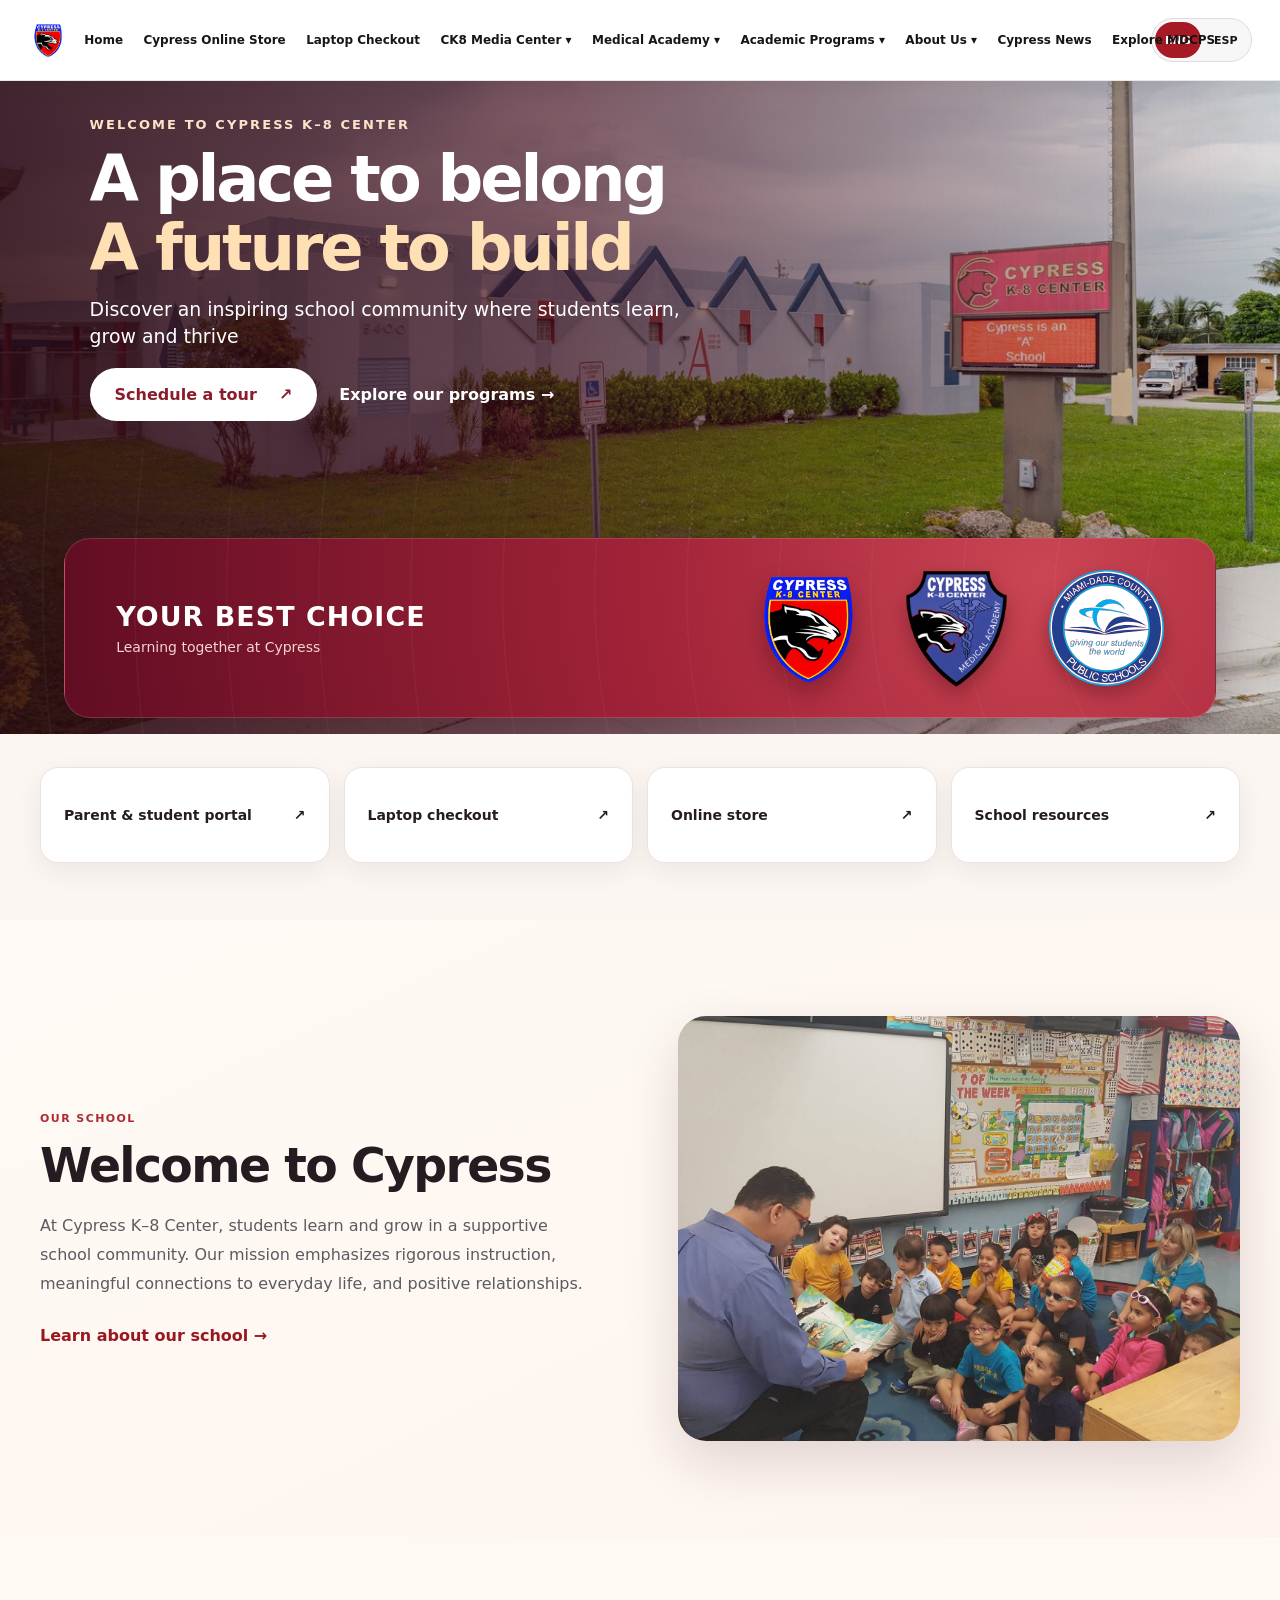
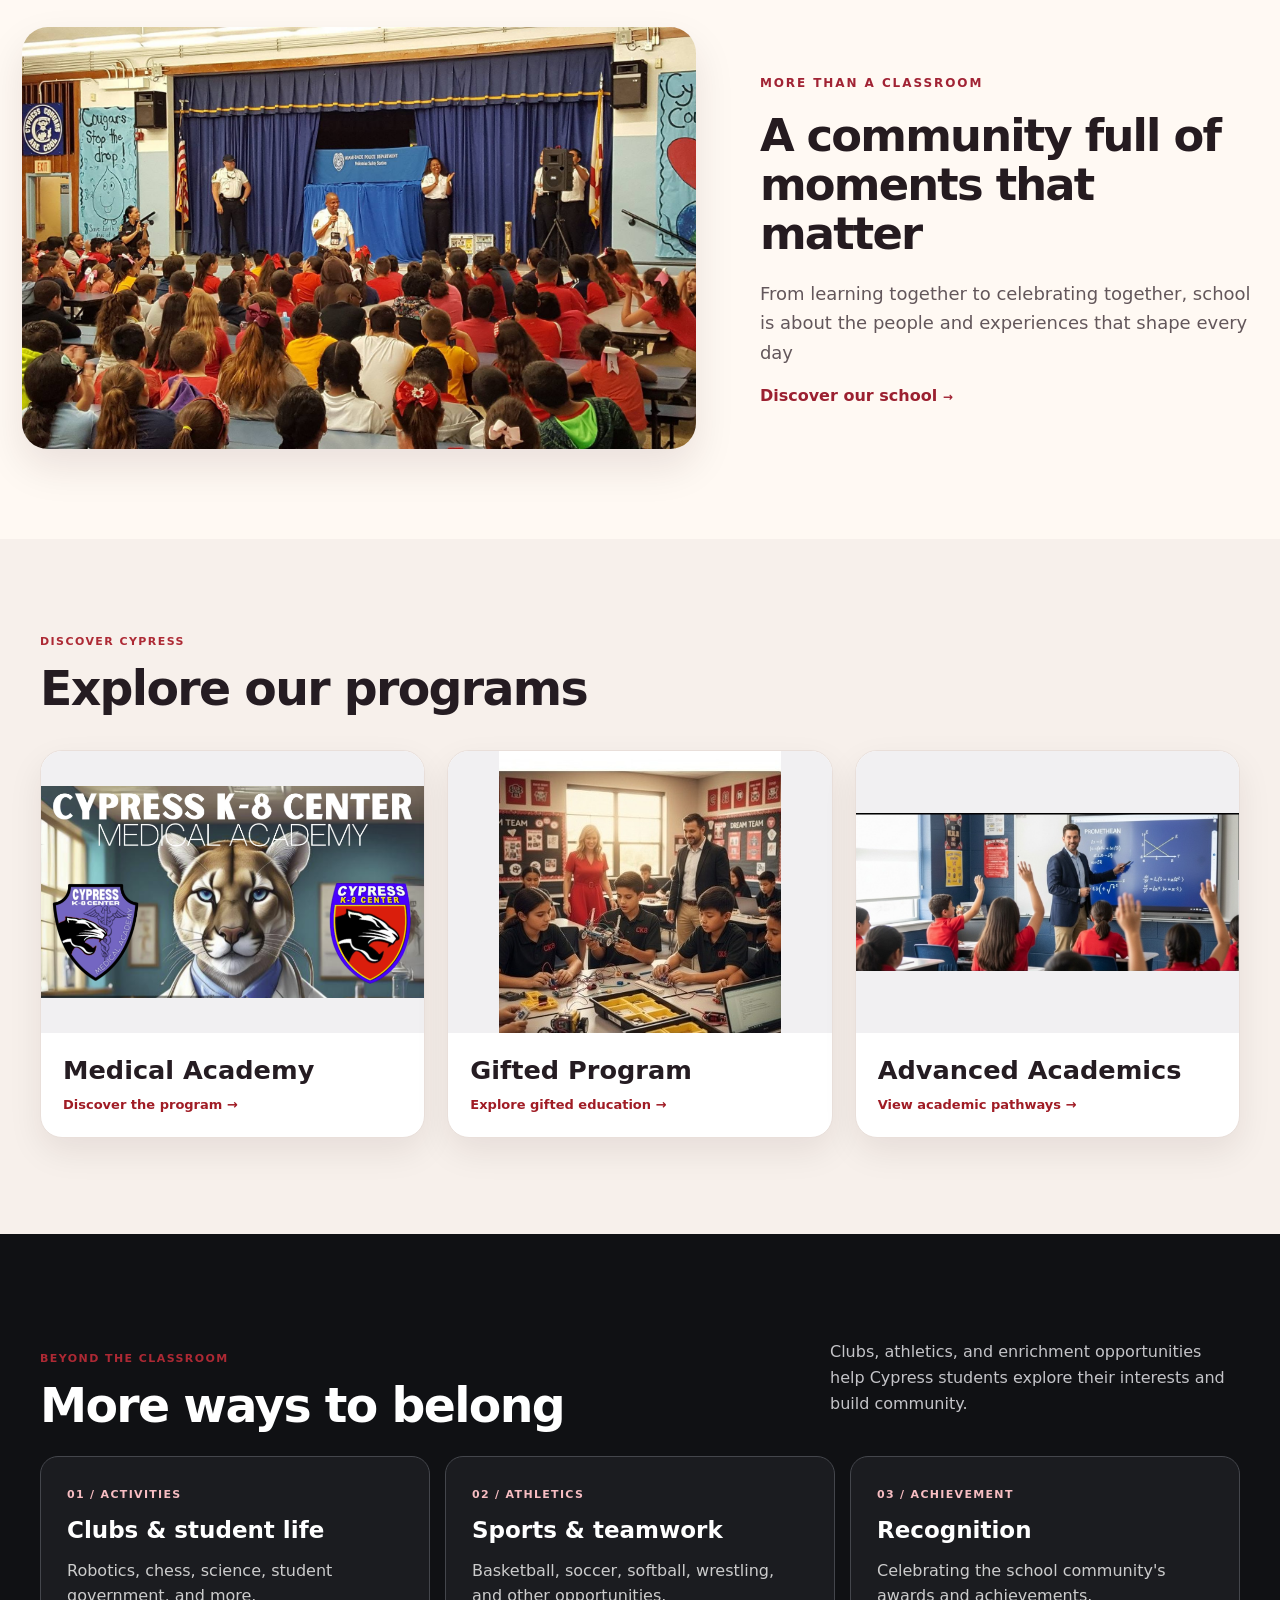
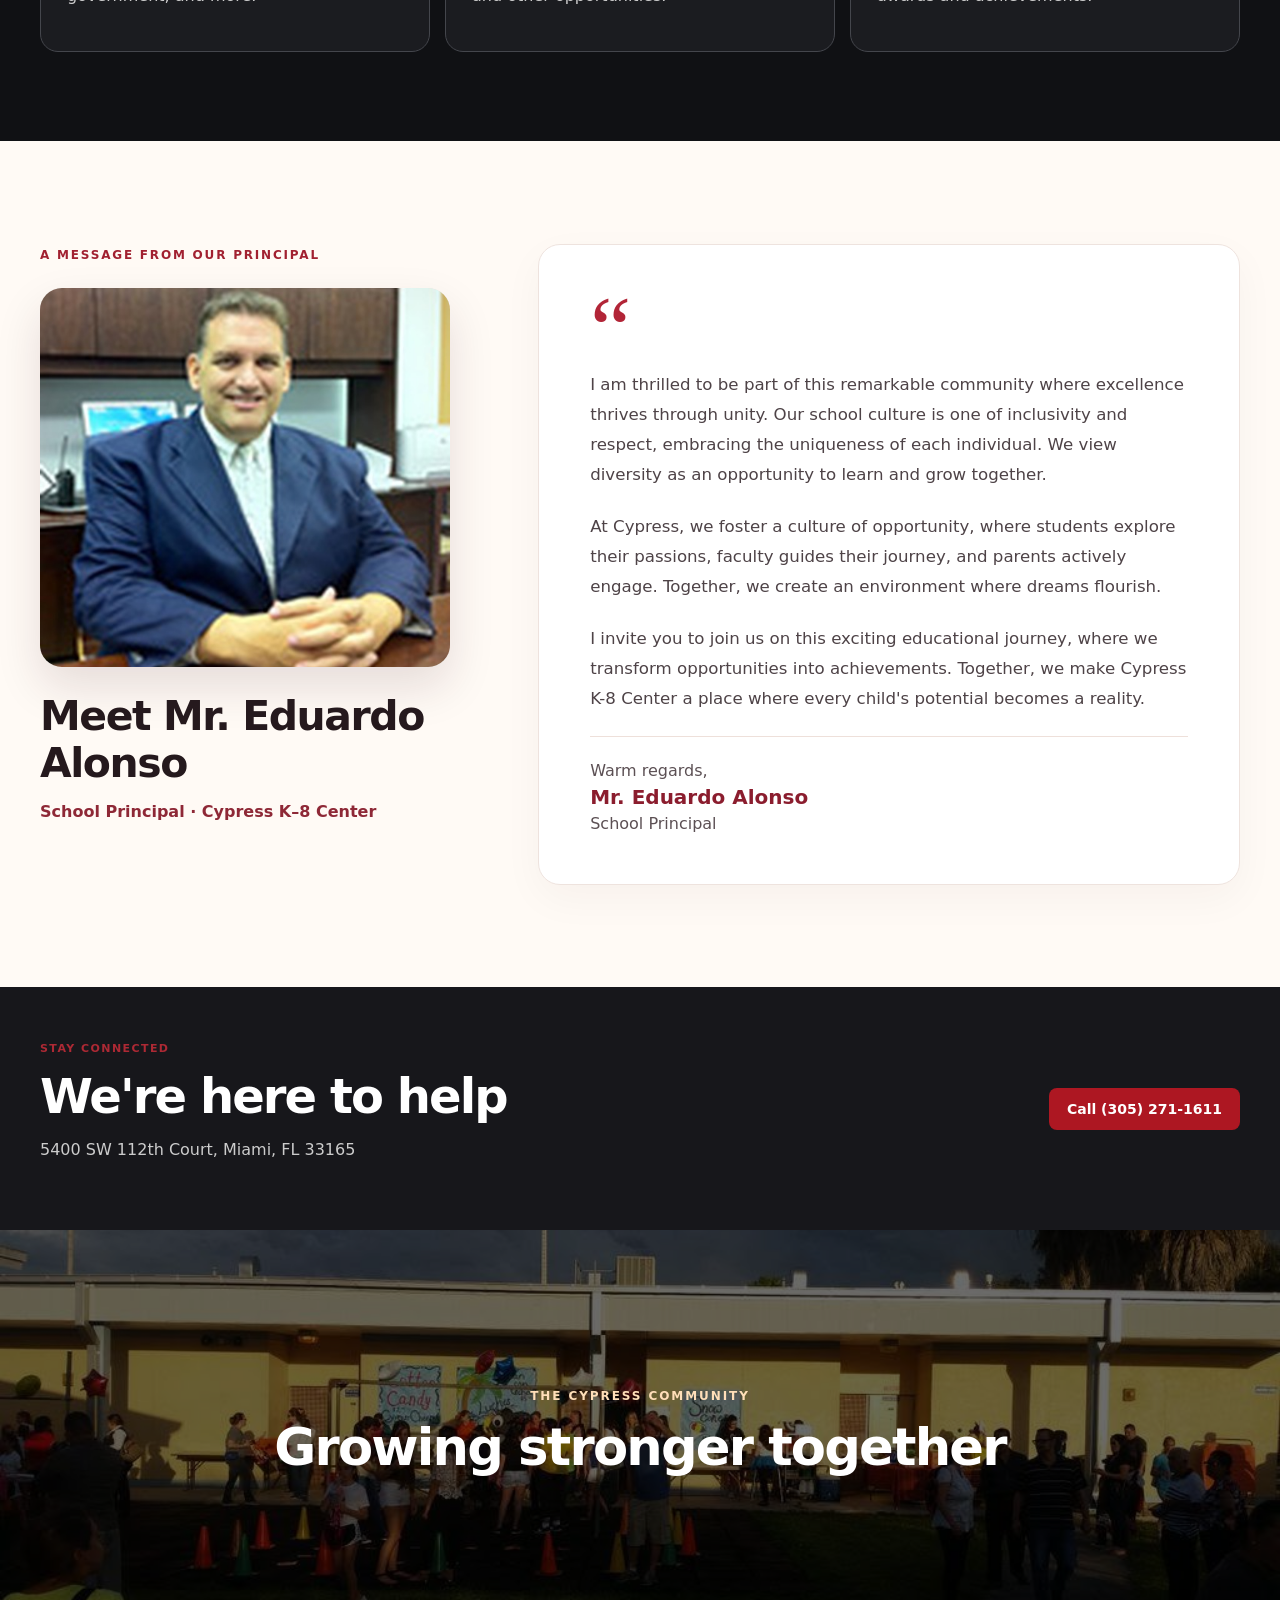
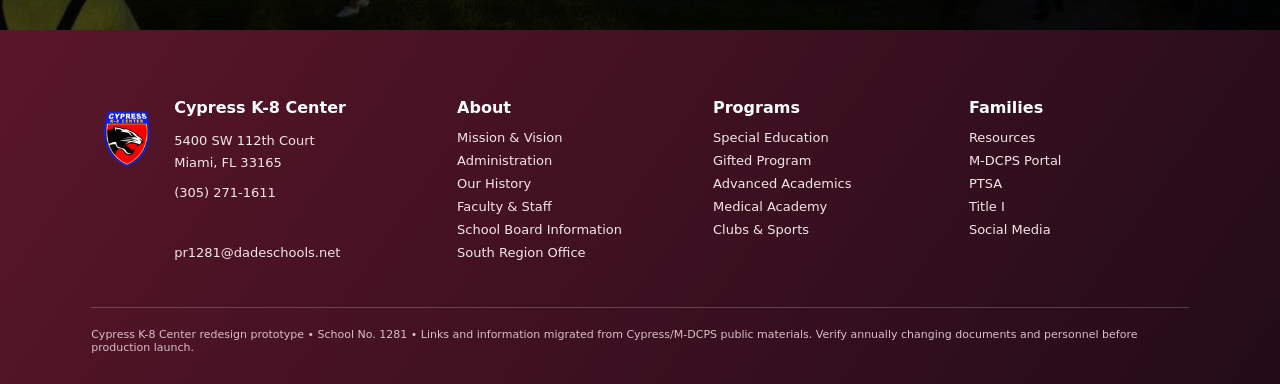
<file: index.html>
<!DOCTYPE html>

<html data-language="en" lang="en"><head><meta charset="utf-8"/><meta content="width=device-width,initial-scale=1" name="viewport"/><title>Cypress K-8 Center</title><link href="assets/site.css" rel="stylesheet"/><link href="favicon.ico" rel="icon" type="image/x-icon"/><link href="assets/favicon.png" rel="icon" sizes="256x256" type="image/png"/></head><body><a class="skip" href="#main">Skip to main content</a>
<header class="original-single-header"><nav aria-label="Main navigation" class="original-nav"><a class="original-brand" href="index.html"><img alt="Cypress K–8 Center logo" src="assets/logo.png"/><span>CYPRESS K–8 CENTER</span></a><ul class="original-menu" id="original-menu"><li class="original-item"><a href="index.html">Home</a></li><li class="original-item"><a href="https://osp.osmsinc.com/MiamiDadeFL/">Cypress Online Store</a></li><li class="original-item"><a href="https://innovationschoolchoice.com/instructional-technology/instructional-mobile-devices/devices/">Laptop Checkout</a></li><li class="original-item has-submenu"><button aria-controls="original-submenu-3" aria-expanded="false" class="submenu-toggle" type="button">CK8 Media Center ▾</button><ul class="original-submenu" id="original-submenu-3"><li><a href="https://destiny.dadeschools.net/">Media Center Book Search- DESTINY</a></li><li><a href="https://api.dadeschools.net/SMAv2/1281/Links/">Request to Limit Access Form</a></li></ul></li><li class="original-item has-submenu"><button aria-controls="original-submenu-4" aria-expanded="false" class="submenu-toggle" type="button">Medical Academy ▾</button><ul class="original-submenu" id="original-submenu-4"><li><a href="site-directory.html#medical-application">Medical Academy Application</a></li><li><a href="site-directory.html#medical-video">Medical Academy Video</a></li><li><a href="medical-academy.html">Medical Academy Information</a></li></ul></li><li class="original-item has-submenu"><button aria-controls="original-submenu-5" aria-expanded="false" class="submenu-toggle" type="button">Academic Programs ▾</button><ul class="original-submenu" id="original-submenu-5"><li><a href="special-education.html">Special Education Programs</a></li><li><a href="gifted.html">Gifted Program</a></li><li><a href="advanced-academics.html">Advanced Academic Programs</a></li></ul></li><li class="original-item has-submenu"><button aria-controls="original-submenu-6" aria-expanded="false" class="submenu-toggle" type="button">About Us ▾</button><ul class="original-submenu" id="original-submenu-6"><li><a href="https://www3.dadeschools.net/SchoolBoard">School Board Information</a></li><li><a href="https://www3.dadeschools.net/SchoolBoard">School Board Members</a></li><li><a href="site-directory.html#lasting-impressions">Making Lasting Impressions</a></li><li><a href="https://www3.dadeschools.net/">South Region Office</a></li><li><a href="https://www.ymcasouthflorida.org/">YMCA</a></li><li><a href="index.html#welcome">School Information</a></li><li><a href="faculty-staff.html">Faculty and Staff</a></li><li><a href="site-directory.html#ptsa">PTSA</a></li><li><a href="site-directory.html#dade-partners">Dade Partners</a></li><li><a href="site-directory.html#title-1">Title 1</a></li></ul></li><li class="original-item has-submenu"><button aria-controls="original-submenu-7" aria-expanded="false" class="submenu-toggle" type="button">Cypress News</button><ul class="original-submenu" id="original-submenu-7"><li><a href="https://www.instagram.com/cypressk8_ptsa_/">Instagram Feed</a></li><li><a href="https://www.facebook.com/cypressk8center/">Facebook Feed</a></li><li><a href="https://x.com/cypress_k8">Twitter Feed</a></li></ul></li><li class="original-item"><a href="https://www3.dadeschools.net/">Explore MDCPS</a></li></ul><div class="header-controls"><button aria-controls="original-menu" aria-expanded="false" class="original-mobile-toggle" type="button">Menu</button><div aria-label="Site language" class="language-switch" role="group"><button aria-pressed="true" class="lang-btn" data-set-lang="en" type="button">ENG</button><button aria-pressed="false" class="lang-btn" data-set-lang="es" type="button">ESP</button></div></div></nav></header><main id="main-content">
<section aria-label="Welcome to Cypress K–8 Center" class="v27-hero">
<div aria-label="Exterior of Cypress K–8 Center" class="v27-hero-photo" role="img"></div>
<div class="v27-hero-shade"></div>
<div class="v27-hero-content">
<div class="v27-overline">WELCOME TO CYPRESS K–8 CENTER</div>
<h1>A place to belong<br/><em>A future to build</em></h1>
<p>Discover an inspiring school community where students learn, grow and thrive</p>
<div class="v27-actions"><a class="v27-button" href="tel:3052711611">Schedule a tour <span aria-hidden="true">↗</span></a><a class="v27-link" href="#academics">Explore our programs <span aria-hidden="true">→</span></a></div>
</div>
<div class="v27-identity-band"><div class="v27-identity-label"><strong>YOUR BEST CHOICE</strong><span>Learning together at Cypress</span></div>
<div class="v27-identity-logos"><img alt="Cypress K–8 Center crest" class="v29-logo v29-school" src="assets/logo.png"/><img alt="Cypress Medical Academy crest" class="v29-logo v29-academy" src="assets/medical-academy-official-shield.png"/><img alt="Miami-Dade County Public Schools seal" class="v29-logo v29-district" src="assets/mdcps-official-seal.svg"/></div>
</div></section>
<section class="v15-shortcuts"><div class="wrap v15-shortcut-grid">
<a href="https://www3.dadeschools.net/">Parent &amp; student portal <span>↗</span></a>
<a href="https://innovationschoolchoice.com/instructional-technology/instructional-mobile-devices/devices/">Laptop checkout <span>↗</span></a>
<a href="https://osp.osmsinc.com/MiamiDadeFL/">Online store <span>↗</span></a>
<a href="site-directory.html">School resources <span>↗</span></a>
</div></section>
<section class="v15-welcome" id="welcome"><div class="wrap v15-welcome-grid"><div>
<p class="v15-eyebrow">OUR SCHOOL</p><h2>Welcome to Cypress</h2>
<p>At Cypress K–8 Center, students learn and grow in a supportive school community. Our mission emphasizes rigorous instruction, meaningful connections to everyday life, and positive relationships.</p>
<a class="v15-textlink" href="site-directory.html">Learn about our school →</a>
</div><div class="v15-photo"><img alt="Students engaged in a classroom reading activity at Cypress" class="v29-classroom-image" src="assets/school-classroom.jpg"/></div></div></section>
<section class="v27-story"><div class="v27-story-inner"><div class="v27-story-image"><img alt="Students gathered for a school assembly at Cypress" src="assets/school-assembly.jpg"/></div><div class="v27-story-copy"><span>MORE THAN A CLASSROOM</span><h2>A community full of moments that matter</h2><p>From learning together to celebrating together, school is about the people and experiences that shape every day</p><a href="site-directory.html">Discover our school <span aria-hidden="true">→</span></a></div></div></section><section class="v15-pathways" id="academics"><div class="wrap"><div class="v15-section-heading"><p class="v15-eyebrow">DISCOVER CYPRESS</p><h2>Explore our programs</h2></div><div class="v15-pathway-grid">
<a href="medical-academy.html"><div class="v15-pathway-image"><img alt="Cypress K–8 Medical Academy artwork" src="assets/medical-academy-official-banner.png"/></div><h3>Medical Academy</h3><span>Discover the program →</span></a>
<a href="gifted.html"><div class="v15-pathway-image"><img alt="Gifted program classroom" src="assets/gifted-icon-focus.jpg"/></div><h3>Gifted Program</h3><span>Explore gifted education →</span></a>
<a href="advanced-academics.html"><div class="v15-pathway-image"><img alt="Academic classroom" src="assets/advanced-classroom.jpg"/></div><h3>Advanced Academics</h3><span>View academic pathways →</span></a>
</div></div></section>
<section class="v16-community"><div class="wrap">
<div class="v16-community-head"><div><p class="v15-eyebrow">BEYOND THE CLASSROOM</p><h2>More ways to belong</h2></div><p>Clubs, athletics, and enrichment opportunities help Cypress students explore their interests and build community.</p></div>
<div class="v16-community-grid"><article><span>01 / ACTIVITIES</span><h3>Clubs &amp; student life</h3><p>Robotics, chess, science, student government, and more.</p></article><article><span>02 / ATHLETICS</span><h3>Sports &amp; teamwork</h3><p>Basketball, soccer, softball, wrestling, and other opportunities.</p></article><article><span>03 / ACHIEVEMENT</span><h3>Recognition</h3><p>Celebrating the school community's awards and achievements.</p></article></div>
</div></section><section aria-labelledby="principal-heading" class="v28-principal" id="administration">
<div class="wrap v28-principal-layout">
<div class="v28-principal-side">
<span class="v28-eyebrow">A MESSAGE FROM OUR PRINCIPAL</span>
<div class="v28-principal-photo"><img alt="Mr. Eduardo Alonso, Principal of Cypress K–8 Center" loading="lazy" src="assets/principal-eduardo-alonso.jpg"/></div>
<h2 id="principal-heading">Meet Mr. Eduardo Alonso</h2>
<p class="v28-principal-role">School Principal · Cypress K–8 Center</p>
</div>
<div class="v28-principal-message">
<span aria-hidden="true" class="v28-quote-mark">“</span>
<blockquote>
<p>I am thrilled to be part of this remarkable community where excellence thrives through unity. Our school culture is one of inclusivity and respect, embracing the uniqueness of each individual. We view diversity as an opportunity to learn and grow together.</p>
<p>At Cypress, we foster a culture of opportunity, where students explore their passions, faculty guides their journey, and parents actively engage. Together, we create an environment where dreams flourish.</p>
<p>I invite you to join us on this exciting educational journey, where we transform opportunities into achievements. Together, we make Cypress K-8 Center a place where every child's potential becomes a reality.</p>
</blockquote>
<div class="v28-signoff"><span>Warm regards,</span><strong>Mr. Eduardo Alonso</strong><span>School Principal</span></div>
</div>
</div></section>
<section class="v15-contact"><div class="wrap"><div><p class="v15-eyebrow">STAY CONNECTED</p><h2>We're here to help</h2><p>5400 SW 112th Court, Miami, FL 33165</p></div><a class="btn primary" href="tel:3052711611">Call (305) 271-1611</a></div></section>
</main><section class="v27-community v31-community"><img alt="Families and students gathering at a Cypress community event" src="assets/school-community.jpg"/><div><span>THE CYPRESS COMMUNITY</span><h2>Growing stronger together</h2></div></section><footer id="contact"><div class="wrap"><div class="foot"><div class="footbrand"><img alt="Cypress K-8 Center logo" src="assets/logo.png"/><div><h4>Cypress K-8 Center</h4><div style="font-size:13px;line-height:1.7">5400 SW 112th Court<br/>Miami, FL 33165<br/><a href="tel:3052711611">(305) 271-1611</a><br/><a href="mailto:pr1281@dadeschools.net">pr1281@dadeschools.net</a></div></div></div><div><h4>About</h4><a href="index.html#welcome">Mission &amp; Vision</a><a href="index.html#administration">Administration</a><a href="index.html#history">Our History</a><a href="index.html#staff">Faculty &amp; Staff</a><a href="https://www.dadeschools.net/">School Board Information</a><a href="https://southregionoffice.dadeschools.net/">South Region Office</a></div><div><h4>Programs</h4><a href="special-education.html">Special Education</a><a href="gifted.html">Gifted Program</a><a href="advanced-academics.html">Advanced Academics</a><a href="medical-academy.html">Medical Academy</a><a href="index.html#activities">Clubs &amp; Sports</a></div><div><h4>Families</h4><a href="index.html#resources">Resources</a><a href="https://www3.dadeschools.net/">M-DCPS Portal</a><a href="https://cypressk8pta.givebacks.com/">PTSA</a><a href="index.html#title1">Title I</a><a href="index.html#social">Social Media</a></div></div><div class="fine">Cypress K-8 Center redesign prototype • School No. 1281 • Links and information migrated from Cypress/M-DCPS public materials. Verify annually changing documents and personnel before production launch.</div></div></footer><script src="assets/site.js"></script><script>/* Keep content below the fixed header, including responsive menu expansion. */
(function(){
 const header=document.querySelector('body > .original-single-header');
 if(!header)return;
 const sync=()=>document.documentElement.style.setProperty('--cypress-header-height',Math.ceil(header.getBoundingClientRect().height)+'px');
 sync();
 if('ResizeObserver' in window)new ResizeObserver(sync).observe(header);
 window.addEventListener('resize',sync,{passive:true});
})();
</script></body></html>
</file>
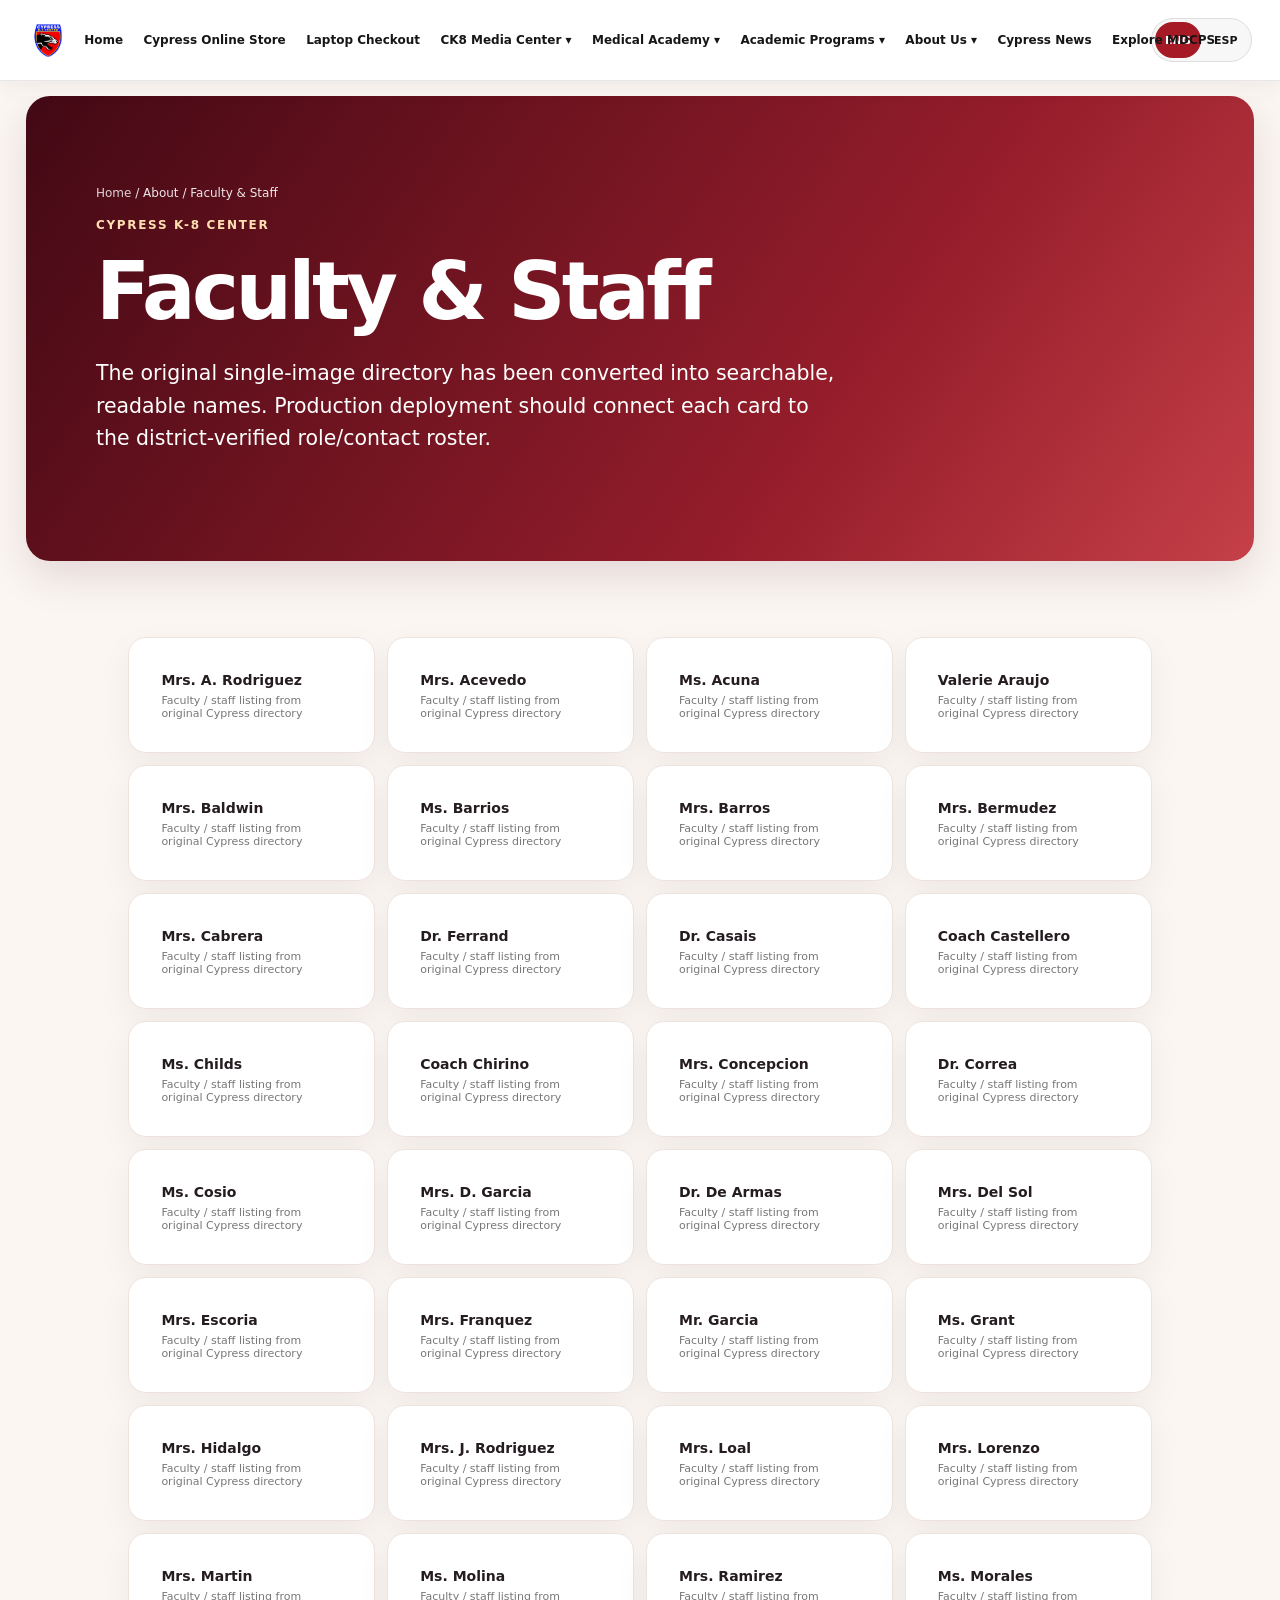
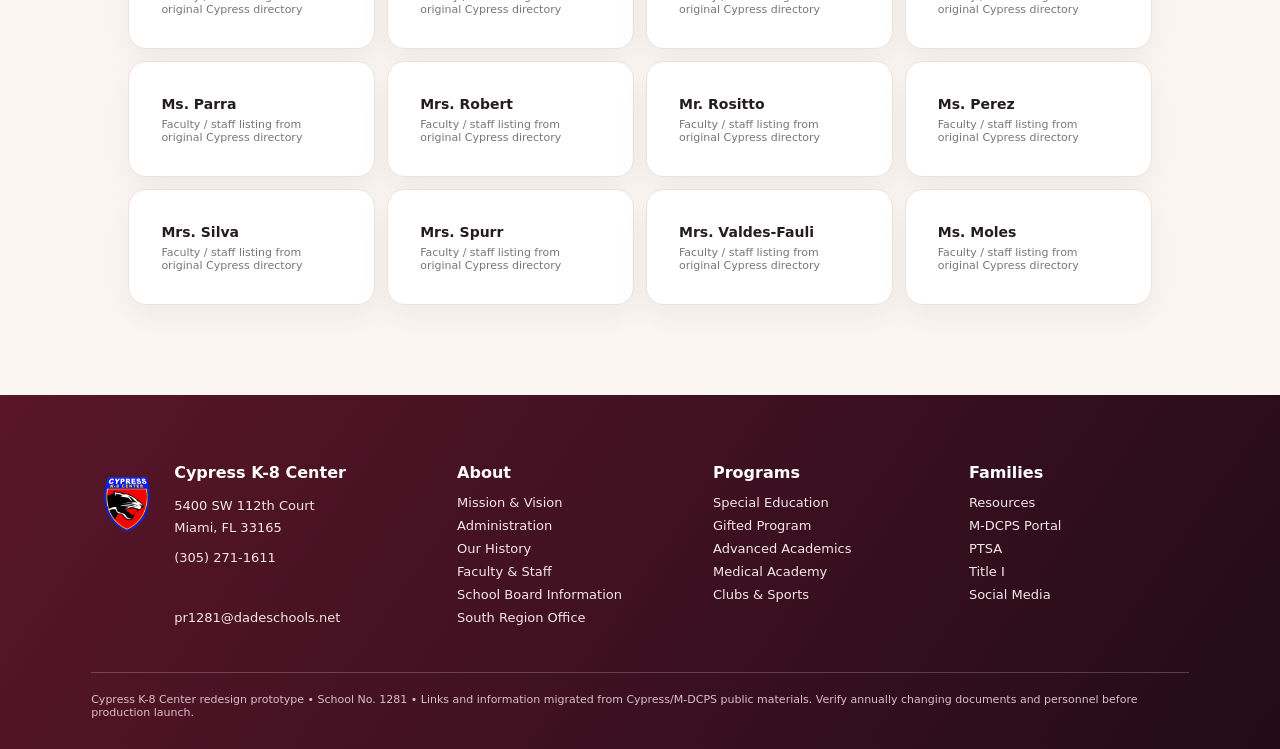
<file: faculty-staff.html>
<!DOCTYPE html>

<html data-language="en" lang="en"><head><meta charset="utf-8"/><meta content="width=device-width,initial-scale=1" name="viewport"/><title>Faculty &amp; Staff | Cypress K-8 Center</title><link href="assets/site.css" rel="stylesheet"/><link href="favicon.ico" rel="icon" type="image/x-icon"/><link href="assets/favicon.png" rel="icon" sizes="256x256" type="image/png"/></head><body><a class="skip" href="#main">Skip to main content</a>
<header class="original-single-header"><nav aria-label="Main navigation" class="original-nav"><a class="original-brand" href="index.html"><img alt="Cypress K–8 Center logo" src="assets/logo.png"/><span>CYPRESS K–8 CENTER</span></a><ul class="original-menu" id="original-menu"><li class="original-item"><a href="index.html">Home</a></li><li class="original-item"><a href="https://osp.osmsinc.com/MiamiDadeFL/">Cypress Online Store</a></li><li class="original-item"><a href="https://innovationschoolchoice.com/instructional-technology/instructional-mobile-devices/devices/">Laptop Checkout</a></li><li class="original-item has-submenu"><button aria-controls="original-submenu-3" aria-expanded="false" class="submenu-toggle" type="button">CK8 Media Center ▾</button><ul class="original-submenu" id="original-submenu-3"><li><a href="https://destiny.dadeschools.net/">Media Center Book Search- DESTINY</a></li><li><a href="https://api.dadeschools.net/SMAv2/1281/Links/">Request to Limit Access Form</a></li></ul></li><li class="original-item has-submenu"><button aria-controls="original-submenu-4" aria-expanded="false" class="submenu-toggle" type="button">Medical Academy ▾</button><ul class="original-submenu" id="original-submenu-4"><li><a href="site-directory.html#medical-application">Medical Academy Application</a></li><li><a href="site-directory.html#medical-video">Medical Academy Video</a></li><li><a href="medical-academy.html">Medical Academy Information</a></li></ul></li><li class="original-item has-submenu"><button aria-controls="original-submenu-5" aria-expanded="false" class="submenu-toggle" type="button">Academic Programs ▾</button><ul class="original-submenu" id="original-submenu-5"><li><a href="special-education.html">Special Education Programs</a></li><li><a href="gifted.html">Gifted Program</a></li><li><a href="advanced-academics.html">Advanced Academic Programs</a></li></ul></li><li class="original-item has-submenu"><button aria-controls="original-submenu-6" aria-expanded="false" class="submenu-toggle" type="button">About Us ▾</button><ul class="original-submenu" id="original-submenu-6"><li><a href="https://www3.dadeschools.net/SchoolBoard">School Board Information</a></li><li><a href="https://www3.dadeschools.net/SchoolBoard">School Board Members</a></li><li><a href="site-directory.html#lasting-impressions">Making Lasting Impressions</a></li><li><a href="https://www3.dadeschools.net/">South Region Office</a></li><li><a href="https://www.ymcasouthflorida.org/">YMCA</a></li><li><a href="index.html#welcome">School Information</a></li><li><a href="faculty-staff.html">Faculty and Staff</a></li><li><a href="site-directory.html#ptsa">PTSA</a></li><li><a href="site-directory.html#dade-partners">Dade Partners</a></li><li><a href="site-directory.html#title-1">Title 1</a></li></ul></li><li class="original-item has-submenu"><button aria-controls="original-submenu-7" aria-expanded="false" class="submenu-toggle" type="button">Cypress News</button><ul class="original-submenu" id="original-submenu-7"><li><a href="https://www.instagram.com/cypressk8_ptsa_/">Instagram Feed</a></li><li><a href="https://www.facebook.com/cypressk8center/">Facebook Feed</a></li><li><a href="https://x.com/cypress_k8">Twitter Feed</a></li></ul></li><li class="original-item"><a href="https://www3.dadeschools.net/">Explore MDCPS</a></li></ul><div class="header-controls"><button aria-controls="original-menu" aria-expanded="false" class="original-mobile-toggle" type="button">Menu</button><div aria-label="Site language" class="language-switch" role="group"><button aria-pressed="true" class="lang-btn" data-set-lang="en" type="button">ENG</button><button aria-pressed="false" class="lang-btn" data-set-lang="es" type="button">ESP</button></div></div></nav></header><main id="main"><section class="pagehero showcase-pagehero showcase-pagehero-simple"><div class="wrap"><div class="breadcrumbs"><a href="index.html">Home</a> / About / Faculty &amp; Staff</div><div class="kicker">Cypress K-8 Center</div><h1>Faculty &amp; Staff</h1><p>The original single-image directory has been converted into searchable, readable names. Production deployment should connect each card to the district-verified role/contact roster.</p></div></section><section class="content"><div class="wrap"><div class="staffgrid"><div class="staffcard"><b>Mrs. A. Rodriguez</b><span>Faculty / staff listing from original Cypress directory</span></div><div class="staffcard"><b>Mrs. Acevedo</b><span>Faculty / staff listing from original Cypress directory</span></div><div class="staffcard"><b>Ms. Acuna</b><span>Faculty / staff listing from original Cypress directory</span></div><div class="staffcard"><b>Valerie Araujo</b><span>Faculty / staff listing from original Cypress directory</span></div><div class="staffcard"><b>Mrs. Baldwin</b><span>Faculty / staff listing from original Cypress directory</span></div><div class="staffcard"><b>Ms. Barrios</b><span>Faculty / staff listing from original Cypress directory</span></div><div class="staffcard"><b>Mrs. Barros</b><span>Faculty / staff listing from original Cypress directory</span></div><div class="staffcard"><b>Mrs. Bermudez</b><span>Faculty / staff listing from original Cypress directory</span></div><div class="staffcard"><b>Mrs. Cabrera</b><span>Faculty / staff listing from original Cypress directory</span></div><div class="staffcard"><b>Dr. Ferrand</b><span>Faculty / staff listing from original Cypress directory</span></div><div class="staffcard"><b>Dr. Casais</b><span>Faculty / staff listing from original Cypress directory</span></div><div class="staffcard"><b>Coach Castellero</b><span>Faculty / staff listing from original Cypress directory</span></div><div class="staffcard"><b>Ms. Childs</b><span>Faculty / staff listing from original Cypress directory</span></div><div class="staffcard"><b>Coach Chirino</b><span>Faculty / staff listing from original Cypress directory</span></div><div class="staffcard"><b>Mrs. Concepcion</b><span>Faculty / staff listing from original Cypress directory</span></div><div class="staffcard"><b>Dr. Correa</b><span>Faculty / staff listing from original Cypress directory</span></div><div class="staffcard"><b>Ms. Cosio</b><span>Faculty / staff listing from original Cypress directory</span></div><div class="staffcard"><b>Mrs. D. Garcia</b><span>Faculty / staff listing from original Cypress directory</span></div><div class="staffcard"><b>Dr. De Armas</b><span>Faculty / staff listing from original Cypress directory</span></div><div class="staffcard"><b>Mrs. Del Sol</b><span>Faculty / staff listing from original Cypress directory</span></div><div class="staffcard"><b>Mrs. Escoria</b><span>Faculty / staff listing from original Cypress directory</span></div><div class="staffcard"><b>Mrs. Franquez</b><span>Faculty / staff listing from original Cypress directory</span></div><div class="staffcard"><b>Mr. Garcia</b><span>Faculty / staff listing from original Cypress directory</span></div><div class="staffcard"><b>Ms. Grant</b><span>Faculty / staff listing from original Cypress directory</span></div><div class="staffcard"><b>Mrs. Hidalgo</b><span>Faculty / staff listing from original Cypress directory</span></div><div class="staffcard"><b>Mrs. J. Rodriguez</b><span>Faculty / staff listing from original Cypress directory</span></div><div class="staffcard"><b>Mrs. Loal</b><span>Faculty / staff listing from original Cypress directory</span></div><div class="staffcard"><b>Mrs. Lorenzo</b><span>Faculty / staff listing from original Cypress directory</span></div><div class="staffcard"><b>Mrs. Martin</b><span>Faculty / staff listing from original Cypress directory</span></div><div class="staffcard"><b>Ms. Molina</b><span>Faculty / staff listing from original Cypress directory</span></div><div class="staffcard"><b>Mrs. Ramirez</b><span>Faculty / staff listing from original Cypress directory</span></div><div class="staffcard"><b>Ms. Morales</b><span>Faculty / staff listing from original Cypress directory</span></div><div class="staffcard"><b>Ms. Parra</b><span>Faculty / staff listing from original Cypress directory</span></div><div class="staffcard"><b>Mrs. Robert</b><span>Faculty / staff listing from original Cypress directory</span></div><div class="staffcard"><b>Mr. Rositto</b><span>Faculty / staff listing from original Cypress directory</span></div><div class="staffcard"><b>Ms. Perez</b><span>Faculty / staff listing from original Cypress directory</span></div><div class="staffcard"><b>Mrs. Silva</b><span>Faculty / staff listing from original Cypress directory</span></div><div class="staffcard"><b>Mrs. Spurr</b><span>Faculty / staff listing from original Cypress directory</span></div><div class="staffcard"><b>Mrs. Valdes-Fauli</b><span>Faculty / staff listing from original Cypress directory</span></div><div class="staffcard"><b>Ms. Moles</b><span>Faculty / staff listing from original Cypress directory</span></div></div></div></section></main><footer id="contact"><div class="wrap"><div class="foot"><div class="footbrand"><img alt="Cypress K-8 Center logo" src="assets/logo.png"/><div><h4>Cypress K-8 Center</h4><div style="font-size:13px;line-height:1.7">5400 SW 112th Court<br/>Miami, FL 33165<br/><a href="tel:3052711611">(305) 271-1611</a><br/><a href="mailto:pr1281@dadeschools.net">pr1281@dadeschools.net</a></div></div></div><div><h4>About</h4><a href="index.html#welcome">Mission &amp; Vision</a><a href="index.html#administration">Administration</a><a href="index.html#history">Our History</a><a href="index.html#staff">Faculty &amp; Staff</a><a href="https://www.dadeschools.net/">School Board Information</a><a href="https://southregionoffice.dadeschools.net/">South Region Office</a></div><div><h4>Programs</h4><a href="special-education.html">Special Education</a><a href="gifted.html">Gifted Program</a><a href="advanced-academics.html">Advanced Academics</a><a href="medical-academy.html">Medical Academy</a><a href="index.html#activities">Clubs &amp; Sports</a></div><div><h4>Families</h4><a href="index.html#resources">Resources</a><a href="https://www3.dadeschools.net/">M-DCPS Portal</a><a href="https://cypressk8pta.givebacks.com/">PTSA</a><a href="index.html#title1">Title I</a><a href="index.html#social">Social Media</a></div></div><div class="fine">Cypress K-8 Center redesign prototype • School No. 1281 • Links and information migrated from Cypress/M-DCPS public materials. Verify annually changing documents and personnel before production launch.</div></div></footer><script src="assets/site.js"></script><script>/* Keep content below the fixed header, including responsive menu expansion. */
(function(){
 const header=document.querySelector('body > .original-single-header');
 if(!header)return;
 const sync=()=>document.documentElement.style.setProperty('--cypress-header-height',Math.ceil(header.getBoundingClientRect().height)+'px');
 sync();
 if('ResizeObserver' in window)new ResizeObserver(sync).observe(header);
 window.addEventListener('resize',sync,{passive:true});
})();
</script></body></html>
</file>
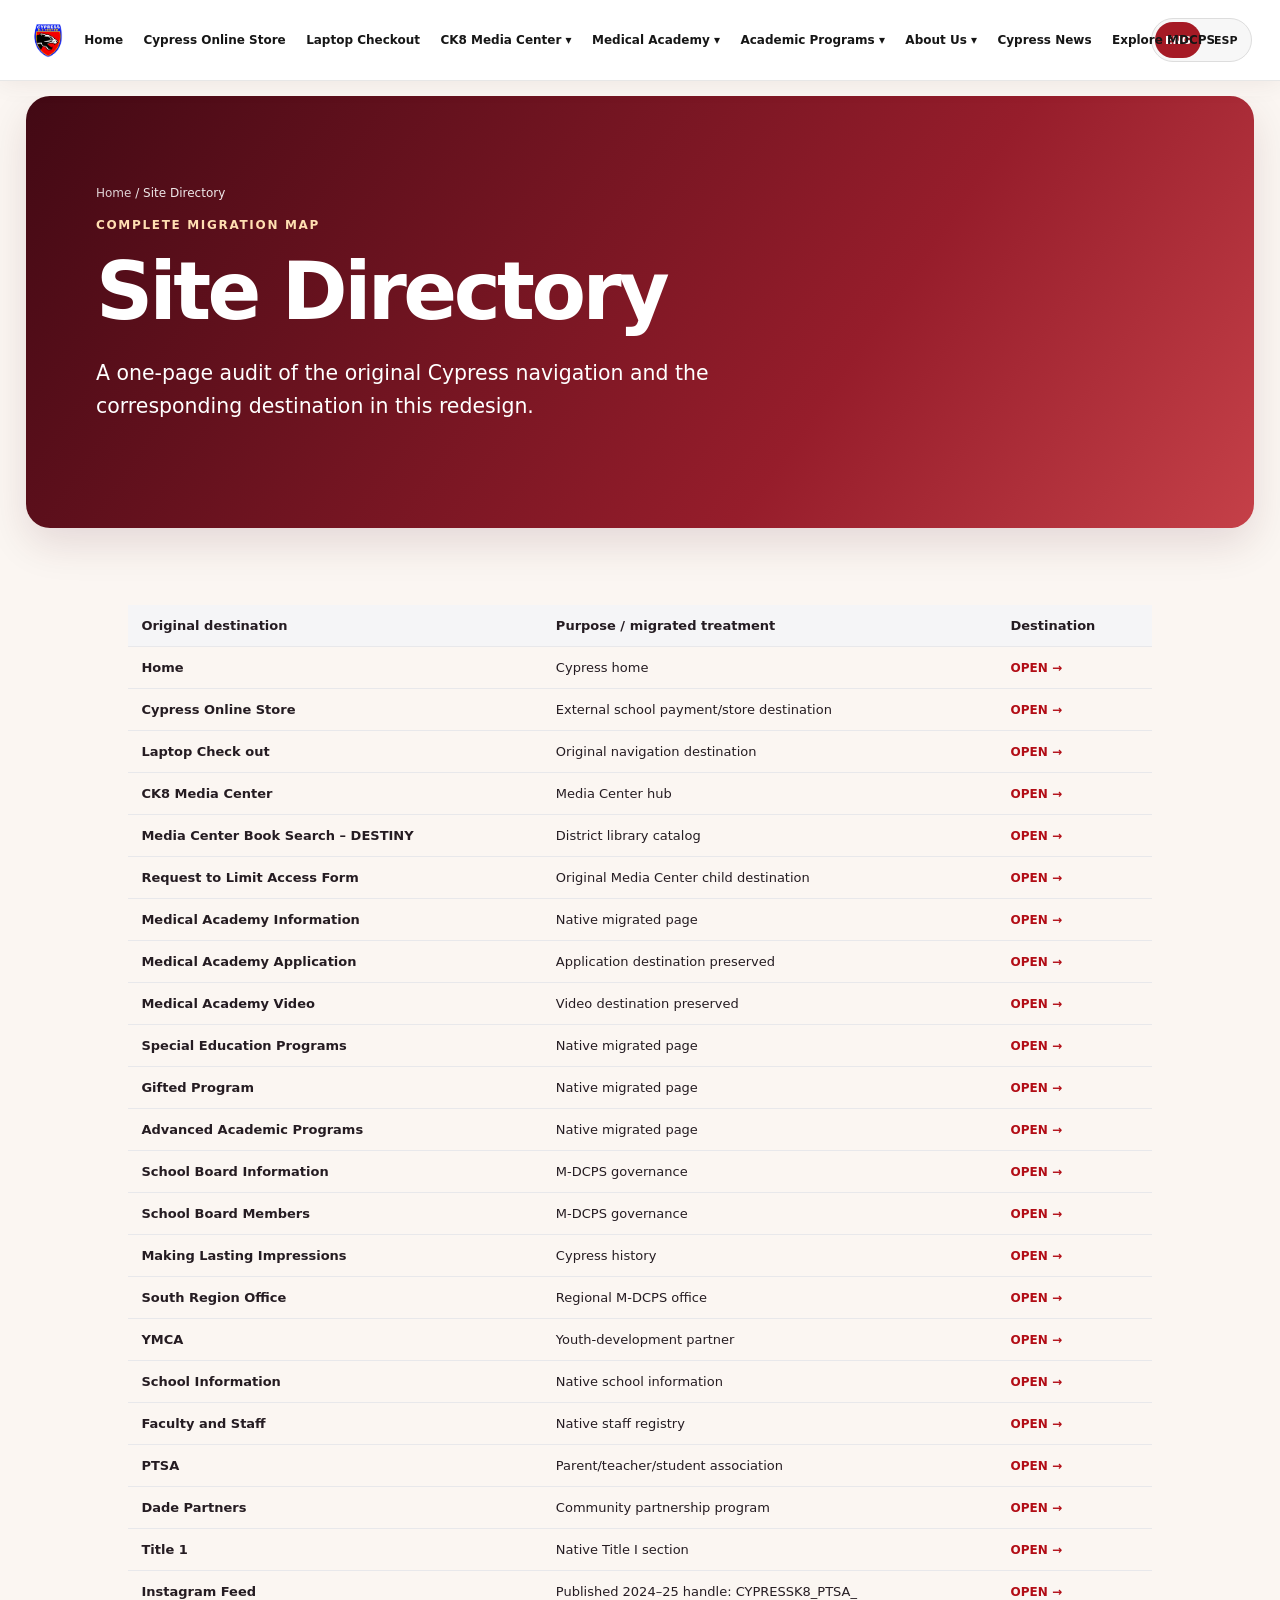
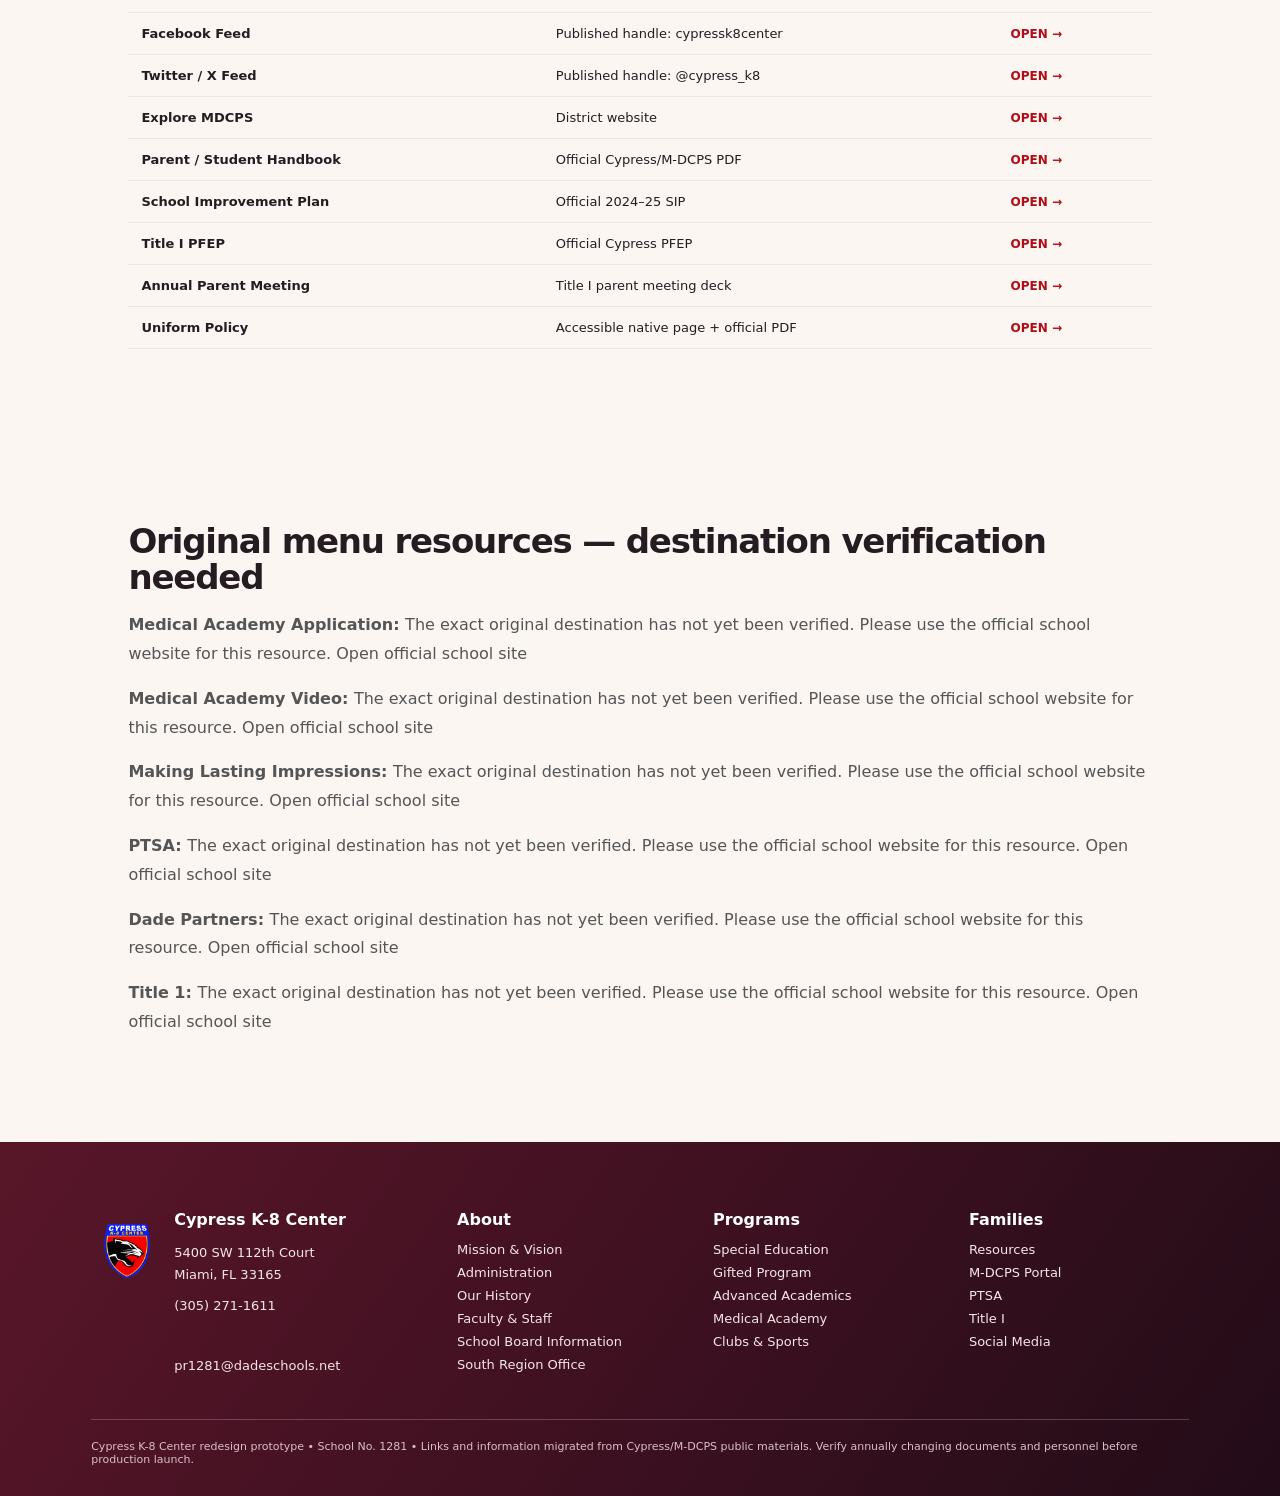
<file: site-directory.html>
<!DOCTYPE html>

<html data-language="en" lang="en"><head><meta charset="utf-8"/><meta content="width=device-width,initial-scale=1" name="viewport"/><title>Site Directory | Cypress K-8 Center</title><link href="assets/site.css" rel="stylesheet"/><link href="favicon.ico" rel="icon" type="image/x-icon"/><link href="assets/favicon.png" rel="icon" sizes="256x256" type="image/png"/></head><body><a class="skip" href="#main">Skip to main content</a>
<header class="original-single-header"><nav aria-label="Main navigation" class="original-nav"><a class="original-brand" href="index.html"><img alt="Cypress K–8 Center logo" src="assets/logo.png"/><span>CYPRESS K–8 CENTER</span></a><ul class="original-menu" id="original-menu"><li class="original-item"><a href="index.html">Home</a></li><li class="original-item"><a href="https://osp.osmsinc.com/MiamiDadeFL/">Cypress Online Store</a></li><li class="original-item"><a href="https://innovationschoolchoice.com/instructional-technology/instructional-mobile-devices/devices/">Laptop Checkout</a></li><li class="original-item has-submenu"><button aria-controls="original-submenu-3" aria-expanded="false" class="submenu-toggle" type="button">CK8 Media Center ▾</button><ul class="original-submenu" id="original-submenu-3"><li><a href="https://destiny.dadeschools.net/">Media Center Book Search- DESTINY</a></li><li><a href="https://api.dadeschools.net/SMAv2/1281/Links/">Request to Limit Access Form</a></li></ul></li><li class="original-item has-submenu"><button aria-controls="original-submenu-4" aria-expanded="false" class="submenu-toggle" type="button">Medical Academy ▾</button><ul class="original-submenu" id="original-submenu-4"><li><a href="site-directory.html#medical-application">Medical Academy Application</a></li><li><a href="site-directory.html#medical-video">Medical Academy Video</a></li><li><a href="medical-academy.html">Medical Academy Information</a></li></ul></li><li class="original-item has-submenu"><button aria-controls="original-submenu-5" aria-expanded="false" class="submenu-toggle" type="button">Academic Programs ▾</button><ul class="original-submenu" id="original-submenu-5"><li><a href="special-education.html">Special Education Programs</a></li><li><a href="gifted.html">Gifted Program</a></li><li><a href="advanced-academics.html">Advanced Academic Programs</a></li></ul></li><li class="original-item has-submenu"><button aria-controls="original-submenu-6" aria-expanded="false" class="submenu-toggle" type="button">About Us ▾</button><ul class="original-submenu" id="original-submenu-6"><li><a href="https://www3.dadeschools.net/SchoolBoard">School Board Information</a></li><li><a href="https://www3.dadeschools.net/SchoolBoard">School Board Members</a></li><li><a href="site-directory.html#lasting-impressions">Making Lasting Impressions</a></li><li><a href="https://www3.dadeschools.net/">South Region Office</a></li><li><a href="https://www.ymcasouthflorida.org/">YMCA</a></li><li><a href="index.html#welcome">School Information</a></li><li><a href="faculty-staff.html">Faculty and Staff</a></li><li><a href="site-directory.html#ptsa">PTSA</a></li><li><a href="site-directory.html#dade-partners">Dade Partners</a></li><li><a href="site-directory.html#title-1">Title 1</a></li></ul></li><li class="original-item has-submenu"><button aria-controls="original-submenu-7" aria-expanded="false" class="submenu-toggle" type="button">Cypress News</button><ul class="original-submenu" id="original-submenu-7"><li><a href="https://www.instagram.com/cypressk8_ptsa_/">Instagram Feed</a></li><li><a href="https://www.facebook.com/cypressk8center/">Facebook Feed</a></li><li><a href="https://x.com/cypress_k8">Twitter Feed</a></li></ul></li><li class="original-item"><a href="https://www3.dadeschools.net/">Explore MDCPS</a></li></ul><div class="header-controls"><button aria-controls="original-menu" aria-expanded="false" class="original-mobile-toggle" type="button">Menu</button><div aria-label="Site language" class="language-switch" role="group"><button aria-pressed="true" class="lang-btn" data-set-lang="en" type="button">ENG</button><button aria-pressed="false" class="lang-btn" data-set-lang="es" type="button">ESP</button></div></div></nav></header><main id="main"><section class="pagehero showcase-pagehero showcase-pagehero-simple"><div class="wrap"><div class="breadcrumbs"><a href="index.html">Home</a> / Site Directory</div><div class="kicker">Complete migration map</div><h1>Site Directory</h1><p>A one-page audit of the original Cypress navigation and the corresponding destination in this redesign.</p></div></section><section class="content"><div class="wrap"><div class="tablewrap"><table class="datatable"><thead><tr><th>Original destination</th><th>Purpose / migrated treatment</th><th>Destination</th></tr></thead><tbody><tr><td><b>Home</b></td><td>Cypress home</td><td><a class="more" href="index.html">OPEN →</a></td></tr><tr><td><b>Cypress Online Store</b></td><td>External school payment/store destination</td><td><a class="more" href="https://osp.osmsinc.com/MiamiDadeFL/">OPEN →</a></td></tr><tr><td><b>Laptop Check out</b></td><td>Original navigation destination</td><td><a class="more" href="faculty-staff.html" title="View faculty and staff directory">OPEN →</a></td></tr><tr><td><b>CK8 Media Center</b></td><td>Media Center hub</td><td><a class="more" href="index.html#media">OPEN →</a></td></tr><tr><td><b>Media Center Book Search – DESTINY</b></td><td>District library catalog</td><td><a class="more" href="https://destiny.dadeschools.net/">OPEN →</a></td></tr><tr><td><b>Request to Limit Access Form</b></td><td>Original Media Center child destination</td><td><a class="more" href="https://api.dadeschools.net/SMAv2/1281/Links/">OPEN →</a></td></tr><tr><td><b>Medical Academy Information</b></td><td>Native migrated page</td><td><a class="more" href="medical-academy.html">OPEN →</a></td></tr><tr><td><b>Medical Academy Application</b></td><td>Application destination preserved</td><td><a class="more" href="medical-academy.html#apply">OPEN →</a></td></tr><tr><td><b>Medical Academy Video</b></td><td>Video destination preserved</td><td><a class="more" href="medical-academy.html#video">OPEN →</a></td></tr><tr><td><b>Special Education Programs</b></td><td>Native migrated page</td><td><a class="more" href="special-education.html">OPEN →</a></td></tr><tr><td><b>Gifted Program</b></td><td>Native migrated page</td><td><a class="more" href="gifted.html">OPEN →</a></td></tr><tr><td><b>Advanced Academic Programs</b></td><td>Native migrated page</td><td><a class="more" href="advanced-academics.html">OPEN →</a></td></tr><tr><td><b>School Board Information</b></td><td>M-DCPS governance</td><td><a class="more" href="https://www.dadeschools.net/">OPEN →</a></td></tr><tr><td><b>School Board Members</b></td><td>M-DCPS governance</td><td><a class="more" href="https://www.dadeschools.net/">OPEN →</a></td></tr><tr><td><b>Making Lasting Impressions</b></td><td>Cypress history</td><td><a class="more" href="index.html#history">OPEN →</a></td></tr><tr><td><b>South Region Office</b></td><td>Regional M-DCPS office</td><td><a class="more" href="https://southregionoffice.dadeschools.net/">OPEN →</a></td></tr><tr><td><b>YMCA</b></td><td>Youth-development partner</td><td><a class="more" href="https://ymcasouthflorida.org/youth-development/miami-dade/">OPEN →</a></td></tr><tr><td><b>School Information</b></td><td>Native school information</td><td><a class="more" href="index.html#welcome">OPEN →</a></td></tr><tr><td><b>Faculty and Staff</b></td><td>Native staff registry</td><td><a class="more" href="faculty-staff.html">OPEN →</a></td></tr><tr><td><b>PTSA</b></td><td>Parent/teacher/student association</td><td><a class="more" href="https://cypressk8pta.givebacks.com/">OPEN →</a></td></tr><tr><td><b>Dade Partners</b></td><td>Community partnership program</td><td><a class="more" href="https://www.engagemiamidade.net/">OPEN →</a></td></tr><tr><td><b>Title 1</b></td><td>Native Title I section</td><td><a class="more" href="index.html#title1">OPEN →</a></td></tr><tr><td><b>Instagram Feed</b></td><td>Published 2024–25 handle: CYPRESSK8_PTSA_</td><td><a class="more" href="https://www.instagram.com/cypressk8_ptsa_/">OPEN →</a></td></tr><tr><td><b>Facebook Feed</b></td><td>Published handle: cypressk8center</td><td><a class="more" href="https://www.facebook.com/cypressk8center/">OPEN →</a></td></tr><tr><td><b>Twitter / X Feed</b></td><td>Published handle: @cypress_k8</td><td><a class="more" href="https://x.com/cypress_k8">OPEN →</a></td></tr><tr><td><b>Explore MDCPS</b></td><td>District website</td><td><a class="more" href="https://www3.dadeschools.net/">OPEN →</a></td></tr><tr><td><b>Parent / Student Handbook</b></td><td>Official Cypress/M-DCPS PDF</td><td><a class="more" href="https://api.dadeschools.net/SMAv2/1281/Links/District%20Parent%20Handbook%202024-2025%20cypress.pdf">OPEN →</a></td></tr><tr><td><b>School Improvement Plan</b></td><td>Official 2024–25 SIP</td><td><a class="more" href="https://api.dadeschools.net/WMSFiles/92/24_25SIPs/1281.pdf">OPEN →</a></td></tr><tr><td><b>Title I PFEP</b></td><td>Official Cypress PFEP</td><td><a class="more" href="https://api.dadeschools.net/SMAv2/1281/Links/Cypress%20K-8%20Center%202023-2024%20Title%20I%20School-level%20PFEP%20Reviewed.pdf">OPEN →</a></td></tr><tr><td><b>Annual Parent Meeting</b></td><td>Title I parent meeting deck</td><td><a class="more" href="https://api.dadeschools.net/SMAv2/1281/Links/24-25%20Annual%20Parent%20Meeting%20power%20point%20.pdf">OPEN →</a></td></tr><tr><td><b>Uniform Policy</b></td><td>Accessible native page + official PDF</td><td><a class="more" href="uniform-policy.html">OPEN →</a></td></tr></tbody></table></div></div></section><section class="content"><div class="wrap"><h2>Original menu resources — destination verification needed</h2><p id="medical-application"><strong>Medical Academy Application: </strong>The exact original destination has not yet been verified. Please use the official school website for this resource. <a href="https://api.dadeschools.net/schoolwebsite/#!/?schoolId=1281">Open official school site</a></p><p id="medical-video"><strong>Medical Academy Video: </strong>The exact original destination has not yet been verified. Please use the official school website for this resource. <a href="https://api.dadeschools.net/schoolwebsite/#!/?schoolId=1281">Open official school site</a></p><p id="lasting-impressions"><strong>Making Lasting Impressions: </strong>The exact original destination has not yet been verified. Please use the official school website for this resource. <a href="https://api.dadeschools.net/schoolwebsite/#!/?schoolId=1281">Open official school site</a></p><p id="ptsa"><strong>PTSA: </strong>The exact original destination has not yet been verified. Please use the official school website for this resource. <a href="https://api.dadeschools.net/schoolwebsite/#!/?schoolId=1281">Open official school site</a></p><p id="dade-partners"><strong>Dade Partners: </strong>The exact original destination has not yet been verified. Please use the official school website for this resource. <a href="https://api.dadeschools.net/schoolwebsite/#!/?schoolId=1281">Open official school site</a></p><p id="title-1"><strong>Title 1: </strong>The exact original destination has not yet been verified. Please use the official school website for this resource. <a href="https://api.dadeschools.net/schoolwebsite/#!/?schoolId=1281">Open official school site</a></p></div></section></main><footer id="contact"><div class="wrap"><div class="foot"><div class="footbrand"><img alt="Cypress K-8 Center logo" src="assets/logo.png"/><div><h4>Cypress K-8 Center</h4><div style="font-size:13px;line-height:1.7">5400 SW 112th Court<br/>Miami, FL 33165<br/><a href="tel:3052711611">(305) 271-1611</a><br/><a href="mailto:pr1281@dadeschools.net">pr1281@dadeschools.net</a></div></div></div><div><h4>About</h4><a href="index.html#welcome">Mission &amp; Vision</a><a href="index.html#administration">Administration</a><a href="index.html#history">Our History</a><a href="index.html#staff">Faculty &amp; Staff</a><a href="https://www.dadeschools.net/">School Board Information</a><a href="https://southregionoffice.dadeschools.net/">South Region Office</a></div><div><h4>Programs</h4><a href="special-education.html">Special Education</a><a href="gifted.html">Gifted Program</a><a href="advanced-academics.html">Advanced Academics</a><a href="medical-academy.html">Medical Academy</a><a href="index.html#activities">Clubs &amp; Sports</a></div><div><h4>Families</h4><a href="index.html#resources">Resources</a><a href="https://www3.dadeschools.net/">M-DCPS Portal</a><a href="https://cypressk8pta.givebacks.com/">PTSA</a><a href="index.html#title1">Title I</a><a href="index.html#social">Social Media</a></div></div><div class="fine">Cypress K-8 Center redesign prototype • School No. 1281 • Links and information migrated from Cypress/M-DCPS public materials. Verify annually changing documents and personnel before production launch.</div></div></footer><script src="assets/site.js"></script><script>/* Keep content below the fixed header, including responsive menu expansion. */
(function(){
 const header=document.querySelector('body > .original-single-header');
 if(!header)return;
 const sync=()=>document.documentElement.style.setProperty('--cypress-header-height',Math.ceil(header.getBoundingClientRect().height)+'px');
 sync();
 if('ResizeObserver' in window)new ResizeObserver(sync).observe(header);
 window.addEventListener('resize',sync,{passive:true});
})();
</script></body></html>
</file>
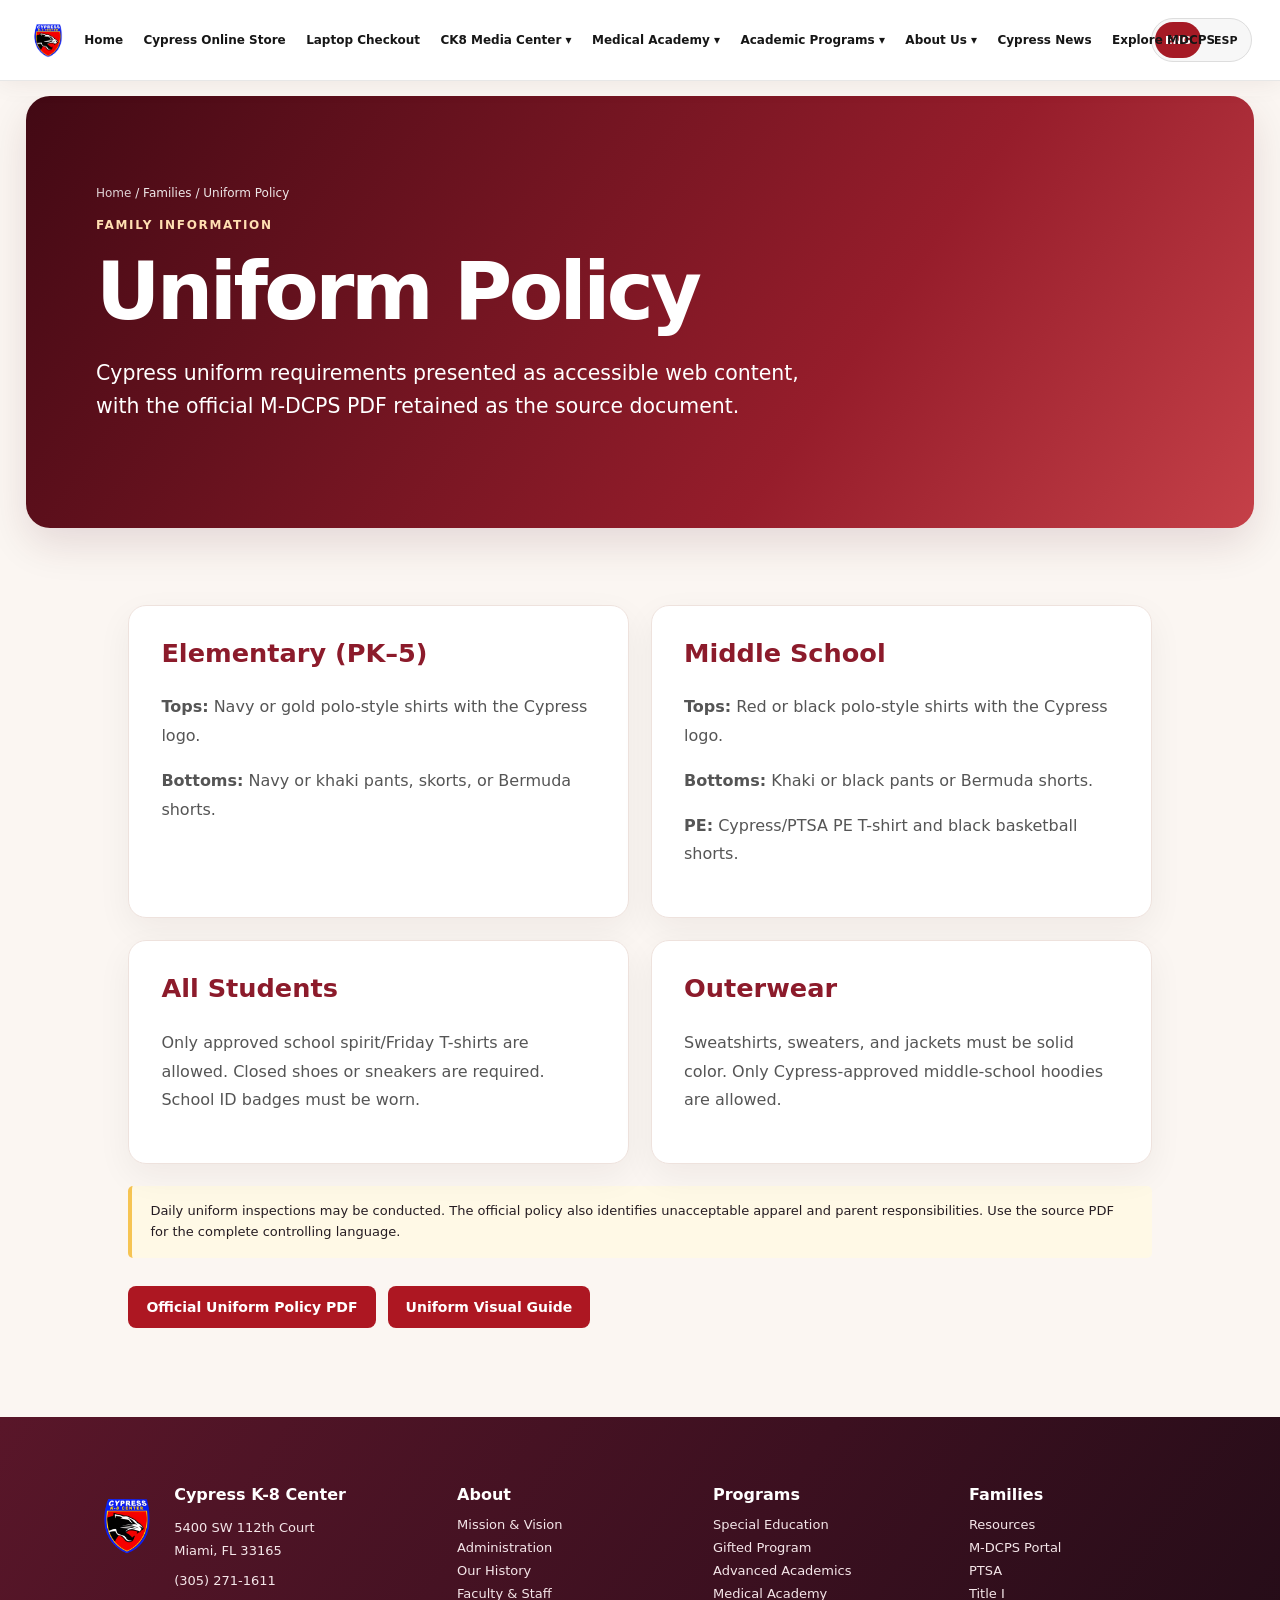
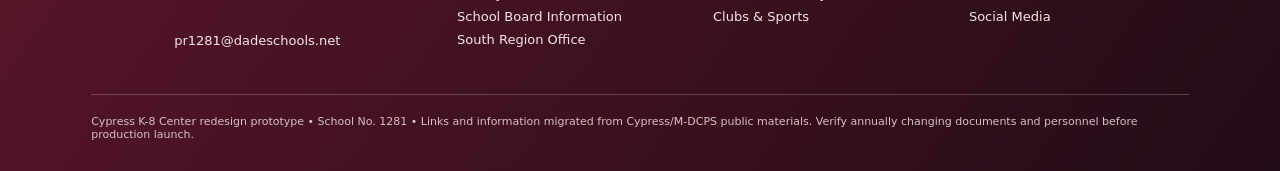
<file: uniform-policy.html>
<!DOCTYPE html>

<html data-language="en" lang="en"><head><meta charset="utf-8"/><meta content="width=device-width,initial-scale=1" name="viewport"/><title>Uniform Policy | Cypress K-8 Center</title><link href="assets/site.css" rel="stylesheet"/><link href="favicon.ico" rel="icon" type="image/x-icon"/><link href="assets/favicon.png" rel="icon" sizes="256x256" type="image/png"/></head><body><a class="skip" href="#main">Skip to main content</a>
<header class="original-single-header"><nav aria-label="Main navigation" class="original-nav"><a class="original-brand" href="index.html"><img alt="Cypress K–8 Center logo" src="assets/logo.png"/><span>CYPRESS K–8 CENTER</span></a><ul class="original-menu" id="original-menu"><li class="original-item"><a href="index.html">Home</a></li><li class="original-item"><a href="https://osp.osmsinc.com/MiamiDadeFL/">Cypress Online Store</a></li><li class="original-item"><a href="https://innovationschoolchoice.com/instructional-technology/instructional-mobile-devices/devices/">Laptop Checkout</a></li><li class="original-item has-submenu"><button aria-controls="original-submenu-3" aria-expanded="false" class="submenu-toggle" type="button">CK8 Media Center ▾</button><ul class="original-submenu" id="original-submenu-3"><li><a href="https://destiny.dadeschools.net/">Media Center Book Search- DESTINY</a></li><li><a href="https://api.dadeschools.net/SMAv2/1281/Links/">Request to Limit Access Form</a></li></ul></li><li class="original-item has-submenu"><button aria-controls="original-submenu-4" aria-expanded="false" class="submenu-toggle" type="button">Medical Academy ▾</button><ul class="original-submenu" id="original-submenu-4"><li><a href="site-directory.html#medical-application">Medical Academy Application</a></li><li><a href="site-directory.html#medical-video">Medical Academy Video</a></li><li><a href="medical-academy.html">Medical Academy Information</a></li></ul></li><li class="original-item has-submenu"><button aria-controls="original-submenu-5" aria-expanded="false" class="submenu-toggle" type="button">Academic Programs ▾</button><ul class="original-submenu" id="original-submenu-5"><li><a href="special-education.html">Special Education Programs</a></li><li><a href="gifted.html">Gifted Program</a></li><li><a href="advanced-academics.html">Advanced Academic Programs</a></li></ul></li><li class="original-item has-submenu"><button aria-controls="original-submenu-6" aria-expanded="false" class="submenu-toggle" type="button">About Us ▾</button><ul class="original-submenu" id="original-submenu-6"><li><a href="https://www3.dadeschools.net/SchoolBoard">School Board Information</a></li><li><a href="https://www3.dadeschools.net/SchoolBoard">School Board Members</a></li><li><a href="site-directory.html#lasting-impressions">Making Lasting Impressions</a></li><li><a href="https://www3.dadeschools.net/">South Region Office</a></li><li><a href="https://www.ymcasouthflorida.org/">YMCA</a></li><li><a href="index.html#welcome">School Information</a></li><li><a href="faculty-staff.html">Faculty and Staff</a></li><li><a href="site-directory.html#ptsa">PTSA</a></li><li><a href="site-directory.html#dade-partners">Dade Partners</a></li><li><a href="site-directory.html#title-1">Title 1</a></li></ul></li><li class="original-item has-submenu"><button aria-controls="original-submenu-7" aria-expanded="false" class="submenu-toggle" type="button">Cypress News</button><ul class="original-submenu" id="original-submenu-7"><li><a href="https://www.instagram.com/cypressk8_ptsa_/">Instagram Feed</a></li><li><a href="https://www.facebook.com/cypressk8center/">Facebook Feed</a></li><li><a href="https://x.com/cypress_k8">Twitter Feed</a></li></ul></li><li class="original-item"><a href="https://www3.dadeschools.net/">Explore MDCPS</a></li></ul><div class="header-controls"><button aria-controls="original-menu" aria-expanded="false" class="original-mobile-toggle" type="button">Menu</button><div aria-label="Site language" class="language-switch" role="group"><button aria-pressed="true" class="lang-btn" data-set-lang="en" type="button">ENG</button><button aria-pressed="false" class="lang-btn" data-set-lang="es" type="button">ESP</button></div></div></nav></header><main id="main"><section class="pagehero showcase-pagehero showcase-pagehero-simple"><div class="wrap"><div class="breadcrumbs"><a href="index.html">Home</a> / Families / Uniform Policy</div><div class="kicker">Family Information</div><h1>Uniform Policy</h1><p>Cypress uniform requirements presented as accessible web content, with the official M-DCPS PDF retained as the source document.</p></div></section><section class="content"><div class="wrap"><div class="programgrid"><div class="info"><h3>Elementary (PK–5)</h3><p><b>Tops:</b> Navy or gold polo-style shirts with the Cypress logo.</p><p><b>Bottoms:</b> Navy or khaki pants, skorts, or Bermuda shorts.</p></div><div class="info"><h3>Middle School</h3><p><b>Tops:</b> Red or black polo-style shirts with the Cypress logo.</p><p><b>Bottoms:</b> Khaki or black pants or Bermuda shorts.</p><p><b>PE:</b> Cypress/PTSA PE T-shirt and black basketball shorts.</p></div><div class="info"><h3>All Students</h3><p>Only approved school spirit/Friday T-shirts are allowed. Closed shoes or sneakers are required. School ID badges must be worn.</p></div><div class="info"><h3>Outerwear</h3><p>Sweatshirts, sweaters, and jackets must be solid color. Only Cypress-approved middle-school hoodies are allowed.</p></div></div><div class="notice" style="margin-top:22px">Daily uniform inspections may be conducted. The official policy also identifies unacceptable apparel and parent responsibilities. Use the source PDF for the complete controlling language.</div><div class="buttons"><a class="btn primary" href="https://api.dadeschools.net/SMAv2/1281/Links/CYPRESS%20UNIFORM%20POLICY%20.pdf">Official Uniform Policy PDF</a><a class="btn primary" href="https://api.dadeschools.net/SMAv2/1281/Links/Uniform%20Visual.pdf">Uniform Visual Guide</a></div></div></section></main><footer id="contact"><div class="wrap"><div class="foot"><div class="footbrand"><img alt="Cypress K-8 Center logo" src="assets/logo.png"/><div><h4>Cypress K-8 Center</h4><div style="font-size:13px;line-height:1.7">5400 SW 112th Court<br/>Miami, FL 33165<br/><a href="tel:3052711611">(305) 271-1611</a><br/><a href="mailto:pr1281@dadeschools.net">pr1281@dadeschools.net</a></div></div></div><div><h4>About</h4><a href="index.html#welcome">Mission &amp; Vision</a><a href="index.html#administration">Administration</a><a href="index.html#history">Our History</a><a href="index.html#staff">Faculty &amp; Staff</a><a href="https://www.dadeschools.net/">School Board Information</a><a href="https://southregionoffice.dadeschools.net/">South Region Office</a></div><div><h4>Programs</h4><a href="special-education.html">Special Education</a><a href="gifted.html">Gifted Program</a><a href="advanced-academics.html">Advanced Academics</a><a href="medical-academy.html">Medical Academy</a><a href="index.html#activities">Clubs &amp; Sports</a></div><div><h4>Families</h4><a href="index.html#resources">Resources</a><a href="https://www3.dadeschools.net/">M-DCPS Portal</a><a href="https://cypressk8pta.givebacks.com/">PTSA</a><a href="index.html#title1">Title I</a><a href="index.html#social">Social Media</a></div></div><div class="fine">Cypress K-8 Center redesign prototype • School No. 1281 • Links and information migrated from Cypress/M-DCPS public materials. Verify annually changing documents and personnel before production launch.</div></div></footer><script src="assets/site.js"></script><script>/* Keep content below the fixed header, including responsive menu expansion. */
(function(){
 const header=document.querySelector('body > .original-single-header');
 if(!header)return;
 const sync=()=>document.documentElement.style.setProperty('--cypress-header-height',Math.ceil(header.getBoundingClientRect().height)+'px');
 sync();
 if('ResizeObserver' in window)new ResizeObserver(sync).observe(header);
 window.addEventListener('resize',sync,{passive:true});
})();
</script></body></html>
</file>
<file: assets/site.css>
:root{--red:#b20d16;--red2:#7e0710;--blue:#1d2daa;--gold:#ffc72c;--black:#08080a;--ink:#17171b;--muted:#696971;--soft:#f5f6f8;--line:#e6e6ea}
*{box-sizing:border-box}html{scroll-behavior:smooth}body{margin:0;font-family:Inter,ui-sans-serif,system-ui,-apple-system,"Segoe UI",Arial,sans-serif;color:var(--ink);background:#fff}a{color:inherit;text-decoration:none}.wrap{width:min(1200px,calc(100% - 40px));margin:auto}
.utility{background:#08080a;color:#d6d6dc;font-size:12px}.utility .wrap{min-height:37px;display:flex;justify-content:space-between;align-items:center}.utility .links{display:flex;gap:18px}
header{position:sticky;top:0;z-index:30;background:rgba(255,255,255,.97);border-bottom:1px solid var(--line);backdrop-filter:blur(12px)}.nav{height:84px;display:flex;align-items:center;gap:24px}.brand{display:flex;align-items:center;gap:12px;min-width:260px}.brand img{width:55px;height:65px;object-fit:contain}.brand b{font-size:18px}.brand small{display:block;color:#777;letter-spacing:.1em;text-transform:uppercase;margin-top:2px}.navlinks{display:flex;gap:22px;align-items:center;margin-left:auto;font-size:14px;font-weight:750}.navlinks a:hover{color:var(--red)}.cta{background:var(--red);color:white;padding:12px 16px;border-radius:8px}
.hero{background:#08080a;color:white;position:relative;overflow:hidden}.hero:before{content:"";position:absolute;inset:0;background:linear-gradient(90deg,#050506 0%,rgba(5,5,6,.9) 48%,rgba(5,5,6,.38) 100%),url("original-banner.png") center/cover no-repeat}.hero .wrap{min-height:590px;display:grid;grid-template-columns:1.1fr .55fr;align-items:center;gap:50px;position:relative}.hero h1{font-size:clamp(48px,6vw,78px);line-height:.95;letter-spacing:-.045em;margin:14px 0 18px}.hero h1 span{color:#ef222c}.kicker,.eyebrow{font-size:12px;font-weight:900;letter-spacing:.18em;text-transform:uppercase}.kicker{color:var(--gold)}.eyebrow{color:var(--red)}.hero p{font-size:18px;line-height:1.65;color:#ddd;max-width:680px}.hero-logo{text-align:center}.hero-logo img{width:min(330px,90%);filter:drop-shadow(0 20px 26px #000)}.buttons{display:flex;gap:12px;flex-wrap:wrap;margin-top:28px}.btn{display:inline-block;padding:13px 18px;border-radius:8px;font-size:14px;font-weight:850}.primary{background:var(--red);color:white}.outline{border:1px solid #aaa;color:white;background:#ffffff0c}
.quick{position:relative;z-index:5;margin-top:-34px}.quickgrid{display:grid;grid-template-columns:repeat(5,1fr);background:white;border-radius:14px;box-shadow:0 18px 45px #0002;overflow:hidden}.quickgrid a{padding:22px 18px;border-right:1px solid #eee}.quickgrid b{display:block;font-size:14px}.quickgrid span{font-size:12px;color:#777}.quickgrid a:hover{background:#fafafa}
section{padding:82px 0}.sectionhead{display:grid;grid-template-columns:1fr 1fr;gap:50px;align-items:end;margin-bottom:34px}h2{font-size:40px;line-height:1.06;letter-spacing:-.035em;margin:8px 0 0}.sectionhead p,.lead{color:var(--muted);line-height:1.7;margin:0}
.cards{display:grid;grid-template-columns:repeat(4,1fr);gap:18px}.card{border:1px solid var(--line);border-radius:14px;overflow:hidden;background:white}.card img{width:100%;height:170px;object-fit:cover}.cardbody{padding:24px}.card h3{margin:0 0 9px;font-size:20px}.card p{color:var(--muted);line-height:1.55;font-size:14px}.more{font-size:12px;color:var(--red);font-weight:900}
.mission{background:var(--soft)}.twocol{display:grid;grid-template-columns:1fr 1fr;gap:20px}.panel{padding:38px;border-radius:15px;border:1px solid var(--line);background:white}.panel.dark{background:#0b0b0d;color:white;border-color:#0b0b0d}.panel h3{font-size:28px;margin:8px 0 13px}.panel p{line-height:1.72;color:#6b6b74}.panel.dark p{color:#d2d2d7}.pills{display:flex;gap:8px;flex-wrap:wrap;margin-top:20px}.pill{background:#2b1114;color:#ffd7d9;padding:8px 11px;border-radius:99px;font-size:11px;font-weight:900}
.feature{display:grid;grid-template-columns:1fr 1fr;gap:42px;align-items:center}.feature img{width:100%;height:390px;object-fit:cover;border-radius:16px}.feature h2{margin-bottom:15px}.bullets{display:grid;grid-template-columns:1fr 1fr;gap:12px;margin-top:22px}.bullet{background:var(--soft);padding:16px;border-radius:10px;font-size:13px;line-height:1.45}.bullet b{display:block;margin-bottom:4px}
.darksec{background:#09090b;color:white}.darksec .sectionhead p{color:#bbb}.darksec .eyebrow{color:#ff4a53}.darksec .card{background:#131317;border-color:#29292e;color:white}.darksec .card p{color:#bdbdc5}.darksec .card img{filter:saturate(.9)}
.staff{background:var(--soft)}.admin{display:grid;grid-template-columns:1fr 1fr;gap:20px}.person{padding:28px;border-radius:14px;background:white;border:1px solid var(--line)}.person .role{font-size:12px;color:var(--red);font-weight:900;text-transform:uppercase;letter-spacing:.12em}.person h3{font-size:25px;margin:6px 0}.person p{color:var(--muted);line-height:1.6}
.resources{display:grid;grid-template-columns:repeat(4,1fr);gap:12px}.resource{padding:20px;border:1px solid var(--line);border-radius:11px}.resource b{display:block;margin-bottom:5px}.resource span{font-size:12px;color:#777}
.callout{background:linear-gradient(110deg,var(--red2),var(--red));color:white}.callout .wrap{display:flex;justify-content:space-between;align-items:center;gap:30px}.callout h2{margin:0 0 8px}.callout p{margin:0;color:#ffe1e2}.callout .btn{background:white;color:#9e0a12}
footer{background:#050506;color:#aaa;padding:50px 0 28px}.foot{display:grid;grid-template-columns:1.5fr repeat(3,1fr);gap:36px}.foot h4{color:white;margin:0 0 13px}.foot a{display:block;margin:8px 0;font-size:13px}.footbrand{display:flex;gap:13px}.footbrand img{width:70px;height:80px;object-fit:contain}.fine{border-top:1px solid #242429;margin-top:34px;padding-top:20px;font-size:11px;color:#73737b}
.pagehero{background:#0a0a0c;color:white;padding:72px 0}.pagehero h1{font-size:55px;letter-spacing:-.04em;margin:10px 0}.pagehero p{color:#ccc;max-width:760px;line-height:1.7}
.content{padding:65px 0}.content h2{font-size:34px}.content h3{margin-top:30px}.content p,.content li{line-height:1.7;color:#555}.content li{margin:7px 0}.programgrid{display:grid;grid-template-columns:1fr 1fr;gap:22px}.info{padding:28px;border:1px solid var(--line);border-radius:13px}.info h3{margin-top:0}
@media(max-width:980px){.navlinks{display:none}.hero .wrap{grid-template-columns:1fr}.hero-logo{display:none}.quickgrid{grid-template-columns:repeat(2,1fr)}.cards{grid-template-columns:1fr 1fr}.feature,.sectionhead,.twocol,.programgrid{grid-template-columns:1fr}.resources{grid-template-columns:1fr 1fr}.foot{grid-template-columns:1fr 1fr}}
@media(max-width:620px){.wrap{width:calc(100% - 28px)}.utility .links{display:none}.hero .wrap{min-height:auto}.hero{padding:58px 0}.hero h1{font-size:47px}.quick{margin-top:0}.quickgrid,.cards,.resources,.admin,.foot,.bullets{grid-template-columns:1fr}.feature img{height:280px}.callout .wrap{display:block}.callout .btn{margin-top:22px}.nav{height:72px}.brand img{width:45px;height:53px}.pagehero h1{font-size:42px}}

.menurow{background:#fff;border-top:1px solid #eee}.menugrid{display:flex;gap:5px;align-items:center;min-height:45px;font-size:12px;flex-wrap:wrap}.menugrid a{padding:8px 10px;border-radius:6px}.menugrid a:hover{background:#f3f3f5;color:var(--red)}
.directory{display:grid;grid-template-columns:repeat(3,1fr);gap:14px}.dirgroup{border:1px solid var(--line);border-radius:12px;padding:22px;background:white}.dirgroup h3{margin:0 0 12px;font-size:18px}.dirgroup a{display:block;padding:7px 0;border-bottom:1px solid #eee;font-size:13px}.dirgroup a:last-child{border:0}.dirgroup a:hover{color:var(--red)}
.contactbar{display:grid;grid-template-columns:repeat(3,1fr);gap:14px}.contactbox{padding:22px;border-radius:12px;background:#fff;border:1px solid var(--line)}.contactbox b{display:block;margin-bottom:6px}.contactbox span,.contactbox a{font-size:13px;color:#666}
.taggrid{display:flex;flex-wrap:wrap;gap:9px}.tag{padding:9px 12px;border-radius:999px;background:#f1f1f3;font-size:12px;font-weight:750}
@media(max-width:980px){.directory,.contactbar{grid-template-columns:1fr 1fr}.menurow{display:none}}
@media(max-width:620px){.directory,.contactbar{grid-template-columns:1fr}}

/* V5 UX polish */
:focus-visible{outline:3px solid #ffc72c;outline-offset:3px;border-radius:4px}
.skip{position:absolute;left:-9999px;top:8px;background:#fff;color:#111;padding:10px 14px;z-index:100}.skip:focus{left:8px}
.navtoggle{display:none;margin-left:auto;border:1px solid #ddd;background:white;border-radius:8px;padding:10px 12px;font-weight:800}
.mobilepanel{display:none;background:#fff;border-top:1px solid #eee;padding:10px 20px 20px}.mobilepanel a{display:block;padding:12px 2px;border-bottom:1px solid #eee;font-weight:700}
.hero p{max-width:650px}.hero .buttons .btn{min-width:150px;text-align:center}
.sectionhead{max-width:1100px}.card,.panel,.resource,.person,.info{transition:transform .18s ease,box-shadow .18s ease}.card:hover,.resource:hover{transform:translateY(-3px);box-shadow:0 12px 28px #00000012}
.breadcrumbs{font-size:12px;color:#aaa;margin-bottom:18px}.breadcrumbs a{color:#fff}
.statbar{display:grid;grid-template-columns:repeat(4,1fr);gap:1px;background:#ddd;border:1px solid #ddd;border-radius:13px;overflow:hidden}.stat{background:white;padding:24px}.stat b{display:block;font-size:24px}.stat span{font-size:12px;color:#777}
.notice{border-left:4px solid var(--gold);background:#fff9e6;padding:15px 18px;border-radius:5px;font-size:13px;line-height:1.6}
@media(max-width:980px){.navtoggle{display:block}.mobilepanel.open{display:block}.brand{min-width:0}.statbar{grid-template-columns:1fr 1fr}}
@media(max-width:620px){section{padding:58px 0}.sectionhead{gap:18px}.statbar{grid-template-columns:1fr}.pagehero{padding:52px 0}.hero p{font-size:16px}.quickgrid a{padding:18px 15px}}
@media(prefers-reduced-motion:reduce){*{scroll-behavior:auto!important;transition:none!important}}

/* V6 deep-audit additions */
.auditgrid{display:grid;grid-template-columns:repeat(3,1fr);gap:14px}.auditcard{padding:22px;border:1px solid var(--line);border-radius:12px;background:#fff}.auditcard h3{margin:0 0 10px}.auditcard a{display:block;padding:7px 0;font-size:13px;border-bottom:1px solid #eee}.auditcard a:last-child{border:0}
.staffgrid{display:grid;grid-template-columns:repeat(4,1fr);gap:12px}.staffcard{padding:18px;border:1px solid var(--line);border-radius:10px;background:white}.staffcard b{font-size:14px}.staffcard span{display:block;color:#777;font-size:11px;margin-top:5px}
.tablewrap{overflow:auto}.datatable{width:100%;border-collapse:collapse;font-size:13px}.datatable th,.datatable td{text-align:left;padding:13px;border-bottom:1px solid #e8e8eb;vertical-align:top}.datatable th{background:#f5f5f7}
@media(max-width:980px){.auditgrid,.staffgrid{grid-template-columns:1fr 1fr}}@media(max-width:620px){.auditgrid,.staffgrid{grid-template-columns:1fr}}

/* V7 accessibility, motion, and bilingual controls */
.panel.dark .tag,.darksec .tag,.tag{background:#e9e9ed!important;color:#18181d!important;border:1px solid #c7c7ce!important}
.tag{font-weight:750;font-size:12px;line-height:1.35}
.panel.dark .tag:hover,.darksec .tag:hover{background:#fff!important;color:#101014!important}
.language-switch{display:flex;gap:3px;align-items:center;padding:3px;border:1px solid #d2d2d8;border-radius:9px;background:#f5f5f7;flex-shrink:0}
.lang-btn{font:800 11px/1.2 inherit;font-family:inherit;font-weight:800;cursor:pointer;border:0;background:transparent;color:#34343c;border-radius:6px;padding:8px 9px}
.lang-btn[aria-pressed="true"]{background:#17171b;color:#fff}
.utility .links{gap:12px;flex-wrap:wrap}.utility a:hover,.foot a:hover{text-decoration:underline}
.nav{gap:12px}.brand{min-width:230px}.navlinks{gap:13px}
.navtoggle{cursor:pointer}.mobilepanel.open{display:block}
html{scroll-padding-top:135px}a,button{touch-action:manipulation}
.reveal{opacity:0;transform:translate3d(0,22px,0);transition:opacity .65s ease,transform .65s cubic-bezier(.2,.7,.2,1);transition-delay:var(--reveal-delay,0ms)}
.reveal.is-visible{opacity:1;transform:translate3d(0,0,0)}
@media(max-width:1100px){.navlinks{gap:8px;font-size:12px}.brand{min-width:200px}.nav{gap:8px}}
@media(max-width:980px){.navtoggle{display:block}.language-switch{margin-left:0}.utility .links{display:none}}
@media(max-width:620px){.brand{min-width:0;flex:1}.brand b{font-size:14px}.brand small{font-size:9px}.lang-btn{padding:7px}.navtoggle{margin-left:0}}
@media(prefers-reduced-motion:reduce){.reveal{opacity:1!important;transform:none!important;transition:none!important}html{scroll-behavior:auto}}

/* V8 release: keyboard focus, contrast, motion and language */
:focus-visible{outline:3px solid #f3b447!important;outline-offset:3px!important}
.tag,.taggrid .tag{color:#17171b!important;background:#f1f1f4!important}
.language-switch button{min-height:36px;min-width:44px}
@media(prefers-reduced-motion:reduce){*,*::before,*::after{animation-duration:.01ms!important;transition-duration:.01ms!important;scroll-behavior:auto!important}}
@media(max-width:480px){.tag{font-size:13px}.utility .wrap{min-width:0}.brand b{font-size:clamp(14px,4vw,20px)}}

/* V9 layout resilience and accessible motion */
html{overflow-x:clip}body{overflow-wrap:break-word}.nav{min-width:0}.brand{overflow:hidden}.brand div{min-width:0}.brand b{overflow-wrap:anywhere}.navlinks a{white-space:nowrap}.tag{overflow-wrap:anywhere}.panel.dark .tag{color:#17171b!important}.mobilepanel{max-height:calc(100dvh - 72px);overflow-y:auto}.mobilepanel a:focus-visible,.lang-btn:focus-visible{outline:3px solid #d68b00!important;outline-offset:2px}.reveal{will-change:auto}@media(max-width:620px){.pagehero h1{font-size:clamp(32px,9vw,42px)}.hero h1{font-size:clamp(34px,10vw,47px)}.navtoggle{min-height:44px}.lang-btn{min-height:44px!important}}

/* V13: one canonical school menu, responsive and accessible */
.original-single-header{position:sticky;top:0;z-index:100;background:#fff;color:#151515;border-bottom:2px solid #a41c20;backdrop-filter:none}
.original-nav{max-width:1500px;margin:auto;display:flex;align-items:center;gap:12px;padding:0 18px;min-height:66px}
.original-brand{font-weight:900;color:#8d1218;white-space:nowrap;font-size:15px;letter-spacing:.02em}
.original-menu{display:flex;align-items:stretch;list-style:none;margin:0;padding:0;gap:0;flex:1;justify-content:space-evenly}
.original-item{position:relative;display:flex;align-items:stretch}
.original-item>a,.submenu-toggle{border:0;background:none;color:#161616;font:inherit;font-size:clamp(11px,.93vw,14px);padding:20px 8px;white-space:nowrap;cursor:pointer;text-decoration:none}
.original-item>a:hover,.submenu-toggle:hover,.original-item>a:focus-visible,.submenu-toggle:focus-visible{color:#9a1520;background:#f6f6f8}
.original-submenu{display:none;position:absolute;top:100%;left:0;min-width:245px;max-width:min(340px,90vw);margin:0;padding:0;list-style:none;background:#fff;border:1px solid #d9dce3;box-shadow:0 12px 24px #0002;z-index:120}
.original-item.open>.original-submenu,.original-item:focus-within>.original-submenu{display:block}
.original-submenu a{display:block;padding:12px 15px;border-bottom:1px solid #e8e8eb;color:#1b1b1b;font-size:13px;line-height:1.4;text-decoration:none}
.original-submenu a:hover,.original-submenu a:focus-visible{background:#f1f4fa;color:#92151b}
.header-controls{display:flex;align-items:center;gap:8px}.original-mobile-toggle{display:none;border:1px solid #999;background:white;color:#171717;padding:10px;border-radius:5px;cursor:pointer}
.original-single-header .language-switch{margin:0}.original-single-header .lang-btn{color:#151515}
@media(max-width:1250px){.original-brand{display:none}.original-item>a,.submenu-toggle{font-size:11px;padding:20px 5px}}
@media(max-width:980px){.original-nav{flex-wrap:wrap;justify-content:space-between}.original-brand{display:block}.original-mobile-toggle{display:block}.original-menu{display:none;order:3;flex-basis:100%;width:100%;flex-direction:column;max-height:75vh;overflow:auto}.original-menu.mobile-open{display:flex}.original-item{display:block}.original-item>a,.submenu-toggle{display:block;width:100%;text-align:left;padding:13px 10px;font-size:15px}.original-submenu{position:static;min-width:0;max-width:none;box-shadow:none;border:0;border-left:3px solid #a41c20;margin-left:14px}.original-submenu a{font-size:14px}}
@media(prefers-reduced-motion:reduce){.original-single-header *{transition:none!important;animation:none!important}}

/* V14: show supplied academy artwork completely, without clipping */
.medical-full-banner{display:block;width:100%;height:auto;max-width:1600px;margin:0 auto;object-fit:contain;background:#101014;}
/* V15 editorial redesign: restrained, source-faithful home page */
.original-single-header{background:#fff;box-shadow:0 2px 14px #00000010;border-bottom:1px solid #e7e7e7}.original-nav{max-width:1480px;min-height:76px;padding:0 26px;gap:24px}.original-brand{font-size:14px;letter-spacing:.045em;color:#171719}.original-item>a,.submenu-toggle{font-size:12px;font-weight:600;line-height:1.35;padding:26px 7px}.original-submenu{border-radius:0 0 9px 9px;border-top:3px solid #a51a25}.original-single-header .language-switch{border:1px solid #ddd;background:#f7f7f7;border-radius:30px;padding:3px}.original-single-header .lang-btn{border-radius:22px;padding:8px 10px;font-size:11px}.original-single-header .lang-btn[aria-pressed=true]{background:#a51a25;color:#fff}
.v15-hero{background:#0c0c10 url('original-banner.png') center/cover no-repeat;color:#fff;padding:0;position:relative}.v15-hero:before{content:'';position:absolute;inset:0;background:linear-gradient(90deg,rgba(5,5,8,.92),rgba(5,5,8,.68) 52%,rgba(5,5,8,.16))}.v15-hero-inner{position:relative;min-height:490px;display:flex;align-items:center}.v15-hero-copy{max-width:710px;padding:70px 0}.v15-eyebrow{font-size:11px!important;font-weight:800;letter-spacing:.17em;color:#ad2934!important;margin:0 0 15px!important}.v15-hero .v15-eyebrow{color:#ffc5c8!important}.v15-hero h1{font-size:clamp(46px,6vw,80px);line-height:1.04;letter-spacing:-.055em;margin:0 0 20px}.v15-hero h1 em{font-style:normal;color:#fff}.v15-hero-copy>p:not(.v15-eyebrow){font-size:19px;line-height:1.6;color:#f1f1f1;max-width:520px}.v15-actions{display:flex;gap:12px;flex-wrap:wrap;margin-top:28px}.v15-actions .btn{padding:14px 22px}.v15-shortcuts{padding:0;background:#fff;border-bottom:1px solid #e9e9e9}.v15-shortcut-grid{display:grid;grid-template-columns:repeat(4,1fr)}.v15-shortcut-grid a{display:flex;justify-content:space-between;align-items:center;gap:12px;padding:23px 18px;text-decoration:none;font-size:14px;font-weight:700;border-right:1px solid #ececec}.v15-shortcut-grid a:first-child{border-left:1px solid #ececec}.v15-shortcut-grid a:hover{background:#faf4f4;color:#8e1820}.v15-welcome,.v15-pathways,.v15-leadership{padding:85px 0}.v15-welcome-grid{display:grid;grid-template-columns:1fr 1fr;gap:70px;align-items:center}.v15-welcome h2,.v15-pathways h2,.v15-leadership h2,.v15-contact h2{font-size:clamp(32px,4vw,48px);line-height:1.12;letter-spacing:-.04em;margin:0 0 20px}.v15-welcome p:not(.v15-eyebrow),.v15-leadership p:not(.v15-eyebrow){font-size:16px;line-height:1.8;color:#5b5b61}.v15-textlink{display:inline-block;margin-top:12px;font-weight:750;color:#991820;text-decoration:none}.v15-photo{background:#111;overflow:hidden;border-radius:12px}.v15-photo img{display:block;width:100%;height:auto;object-fit:contain}.v15-pathways{background:#f6f6f7}.v15-section-heading{margin-bottom:30px}.v15-pathway-grid{display:grid;grid-template-columns:repeat(3,1fr);gap:24px}.v15-pathway-grid>a{background:white;border:1px solid #e9e9e9;border-radius:12px;overflow:hidden;text-decoration:none;padding-bottom:24px}.v15-pathway-image{height:205px;background:#ececef;display:flex;align-items:center;justify-content:center;overflow:hidden}.v15-pathway-image img{width:100%;height:100%;object-fit:contain}.v15-pathway-grid h3{font-size:21px;margin:22px 22px 9px}.v15-pathway-grid span{font-size:13px;color:#a01c25;font-weight:700;margin:0 22px}.v15-leadership>div>p:not(.v15-eyebrow){max-width:650px}.v15-leader-grid{display:grid;grid-template-columns:repeat(2,minmax(0,1fr));gap:24px;margin-top:32px;max-width:820px}.v15-leader-grid>div{border:1px solid #e6e6e6;border-radius:12px;padding:20px}.v15-portrait-pending{height:175px;background:#f3f3f5;color:#777;display:flex;align-items:center;justify-content:center;border-radius:8px;font-size:12px}.v15-leader-grid h3{margin:18px 0 0}.v15-leader-grid p{font-size:13px!important;margin:4px 0 0}.v15-contact{padding:55px 0;background:#17171b;color:#fff}.v15-contact .wrap{display:flex;justify-content:space-between;align-items:center;gap:24px}.v15-contact p:not(.v15-eyebrow){color:#ccc}.v15-contact h2{margin-bottom:8px}.medical-full-banner{width:min(100%,960px);height:auto;object-fit:contain;display:block;margin:24px auto}
/* Keep complete image compositions visible rather than slicing off faces or titles */
.content img,.feature img{max-width:100%;height:auto;object-fit:contain}.card img{object-fit:contain;background:#f5f5f5}.hero-logo img{object-fit:contain}
@media(max-width:1250px){.original-nav{gap:8px}.original-item>a,.submenu-toggle{font-size:11px;padding:24px 5px}}
@media(max-width:980px){.v15-shortcut-grid{grid-template-columns:repeat(2,1fr)}.v15-welcome-grid{grid-template-columns:1fr;gap:30px}.v15-pathway-grid{grid-template-columns:1fr 1fr}.original-nav{min-height:66px}.original-brand{display:block}}
@media(max-width:620px){.v15-hero-inner{min-height:390px}.v15-hero-copy{padding:55px 0}.v15-shortcut-grid{grid-template-columns:1fr 1fr}.v15-shortcut-grid a{font-size:12px;padding:17px 10px}.v15-pathway-grid,.v15-leader-grid{grid-template-columns:1fr}.v15-welcome,.v15-pathways,.v15-leadership{padding:55px 0}.v15-contact .wrap{display:block}.v15-contact .btn{margin-top:18px}}


/* V16 balanced visual refinements */
.original-brand{display:flex!important;align-items:center;gap:10px;white-space:nowrap;font-size:13px!important;letter-spacing:.015em}
.original-brand img{width:43px;height:51px;object-fit:contain;flex-shrink:0}
.original-single-header{box-shadow:0 3px 18px rgba(0,0,0,.08)}
.original-nav{gap:15px}
.v15-photo{display:flex;justify-content:center;align-items:center;background:radial-gradient(circle at center,#faf2f3,#f3f3f5);min-height:300px}
.v15-photo .v16-crest{width:min(210px,55%);height:auto;object-fit:contain;filter:drop-shadow(0 12px 12px #0002)}
.v15-hero{min-height:420px}
.v15-hero-inner{min-height:420px}
.v15-welcome,.v15-pathways,.v15-leadership{padding-top:65px;padding-bottom:65px}
.v16-community{padding:64px 0;background:#101114;color:white}
.v16-community-head{display:flex;justify-content:space-between;align-items:end;gap:30px;margin-bottom:24px}
.v16-community-head>p{max-width:410px;color:#c4c4c8;line-height:1.6}
.v16-community-grid{display:grid;grid-template-columns:repeat(3,minmax(0,1fr));gap:15px}
.v16-community-grid article{padding:26px;border:1px solid #44464c;border-radius:14px;background:#1b1c20}
.v16-community-grid article span{font-size:11px;color:#f7bdc2;letter-spacing:.12em;font-weight:800}
.v16-community-grid article h3{font-size:23px;margin:15px 0 8px}
.v16-community-grid article p{color:#ccc;line-height:1.55}
.v16-medical-art{display:flex;align-items:center;justify-content:center;min-width:0}
.v16-medical-art img{display:block;width:100%;height:auto;max-height:520px;object-fit:contain;border-radius:12px;box-shadow:0 15px 35px #0002}
.medical-full-banner{display:none!important}
@media(max-width:900px){.v16-community-grid{grid-template-columns:1fr}.v16-community-head{display:block}.v16-medical-art img{max-height:none}}


/* V17: unobstructed school banner and distinct welcome information panel */
.v15-hero{height:clamp(280px,36vw,540px);min-height:0!important;background:#151518 url("original-banner.png") center center/contain no-repeat!important}
.v15-hero::before{display:none!important}
.v17-intro{padding:42px 0;background:#fff;border-bottom:1px solid #e8e8ea}
.v17-intro-grid{display:flex;justify-content:space-between;align-items:center;gap:36px}
.v17-intro h1{font-size:clamp(30px,3.6vw,48px);letter-spacing:-.04em;line-height:1.13;margin:0 0 10px}
.v17-intro p:not(.v15-eyebrow){font-size:17px;color:#55565c;margin:0}
.v17-intro-actions{display:flex;flex-wrap:wrap;gap:12px;flex-shrink:0}
.v17-outline{background:white;color:#17171b;border:1px solid #a9a9af}
.v17-outline:hover{background:#f5f5f7}
.v15-hero .reveal{opacity:1!important;transform:none!important}
.v15-pathway-grid a:hover,.v16-community-grid article:hover{transform:translateY(-3px);transition:transform .2s ease,box-shadow .2s ease;box-shadow:0 10px 28px #00000016}
.original-brand{min-width:max-content}
.original-brand img{display:block!important}
.lang-btn{min-width:38px;min-height:34px}
:focus-visible{outline:3px solid #176bd1!important;outline-offset:3px}
@media(max-width:760px){.v17-intro-grid{display:block}.v17-intro-actions{margin-top:20px}.v15-hero{height:280px;background-size:contain!important}.v17-intro{padding:30px 0}}
@media(prefers-reduced-motion:reduce){.v15-pathway-grid a:hover,.v16-community-grid article:hover{transform:none}}


/* V18 responsive component banner: independent logo assets + real HTML text */
.v18-banner{position:relative;isolation:isolate;overflow:hidden;background:radial-gradient(ellipse at 98% 15%,#d94846 0%,transparent 35%),radial-gradient(ellipse at 0% 70%,#d00909 0%,transparent 38%),linear-gradient(110deg,#600000 0%,#100607 50%,#850b0c 100%);color:white}
.v18-banner:before{content:"";position:absolute;inset:0;z-index:-1;opacity:.12;background:repeating-linear-gradient(35deg,transparent 0 76px,#f88 77px 78px,transparent 79px 142px)}
.v18-banner-inner{max-width:1500px;margin:auto;min-height:clamp(280px,29vw,475px);display:grid;grid-template-columns:minmax(120px,22%) minmax(0,1fr) minmax(130px,22%);align-items:center;gap:clamp(10px,2vw,30px);padding:clamp(18px,3vw,40px)}
.v18-banner-district{display:flex;justify-content:center;align-items:center}
.v18-banner-district img{width:min(100%,310px);max-height:360px;object-fit:contain}
.v18-banner-message{text-align:center;min-width:0;text-shadow:0 2px 14px #0009}
.v18-banner-name{font-size:clamp(22px,4.3vw,66px);font-weight:300;letter-spacing:-.035em;line-height:1.05;text-transform:uppercase;margin:0}
.v18-banner-slogan{font-size:clamp(20px,4.5vw,70px);font-weight:900;line-height:1.05;text-transform:uppercase;color:#e6e4e4;margin:0}
.v18-banner-rule{height:2px;background:#f4f0ee;margin:clamp(10px,1.5vw,20px) auto;max-width:650px}
.v18-banner-tour{font-size:clamp(12px,1.5vw,21px);letter-spacing:.05em;text-transform:uppercase;color:#ffe26b;font-weight:600;margin:0 0 8px}
.v18-banner-tour a{color:#ffe26b;font-weight:900;white-space:nowrap}
.v18-banner-address{font-size:clamp(11px,1.3vw,19px);text-transform:uppercase;letter-spacing:.08em;margin:0}
.v18-banner-crests{display:flex;align-items:center;justify-content:center;gap:5px;min-width:0}
.v18-banner-crests img{width:50%;height:auto;max-height:290px;object-fit:contain;filter:drop-shadow(0 8px 12px #0008)}
.v18-banner-crests img:nth-child(2){margin-top:70px}
@media(max-width:850px){
.v18-banner-inner{grid-template-columns:85px minmax(0,1fr) 95px;gap:8px;min-height:300px;padding:22px 12px}
.v18-banner-name{font-size:clamp(23px,4vw,36px)}
.v18-banner-slogan{font-size:clamp(23px,4.1vw,40px)}
.v18-banner-tour{font-size:12px;letter-spacing:0}
.v18-banner-address{font-size:11px;letter-spacing:0}
.v18-banner-crests{flex-direction:column;gap:2px}
.v18-banner-crests img{width:76%;max-height:120px}
.v18-banner-crests img:nth-child(2){margin-top:0}
}
@media(max-width:540px){
.v18-banner-inner{display:grid;grid-template-columns:65px 1fr 65px;grid-template-areas:"district message crests";min-height:310px;gap:5px;padding:20px 9px}
.v18-banner-district{grid-area:district;align-self:start;margin-top:24px}
.v18-banner-message{grid-area:message}
.v18-banner-crests{grid-area:crests;align-self:start;margin-top:18px}
.v18-banner-name{font-size:clamp(20px,5.2vw,29px)}
.v18-banner-slogan{font-size:clamp(20px,5.5vw,31px)}
.v18-banner-tour{font-size:11px;line-height:1.5}
.v18-banner-address{font-size:10px;line-height:1.4}
.v18-banner-rule{margin:14px auto}
}
@media(max-width:370px){.v18-banner-inner{grid-template-columns:45px 1fr 45px}.v18-banner-name{font-size:19px}.v18-banner-slogan{font-size:20px}}

/* V19: use official supplied transparent artwork, not rough banner crops */
.v18-banner-district img{width:min(100%,240px);max-height:300px;object-fit:contain}
.v18-banner-crests{gap:clamp(5px,1vw,18px);align-items:center}
.v18-banner-crests img{width:50%;max-height:280px;height:auto;object-fit:contain}
.v18-banner-crests img:nth-child(2){margin-top:0}
@media(max-width:850px){.v18-banner-crests img{width:80%;max-height:115px}}
@media(max-width:540px){.v18-banner-district img{max-height:100px}.v18-banner-crests img{max-height:95px}}


/* V21 mobile layout safety: avoid clipped copy, photos, controls and menus */
*,*::before,*::after{box-sizing:border-box}
html,body{width:100%;max-width:100%;overflow-x:clip}
body{min-width:0}
img,video,iframe,svg{max-width:100%}
img{height:auto}
main,main>section,main .wrap,main .content,main .feature,main .panel,main .card,main .info{min-width:0;max-width:100%}
main h1,main h2,main h3,main p,main li,main a,main span{overflow-wrap:break-word}
main [class*="grid"]>*{min-width:0}
.v18-banner-message,.v18-banner-crests,.v18-banner-district{min-width:0}
.v18-banner-name,.v18-banner-slogan{overflow-wrap:normal;word-break:normal;hyphens:none}
.v18-banner-crests img,.v18-banner-district img{display:block;object-fit:contain;max-width:100%;height:auto}
.v16-medical-art img,.v15-pathway-image img{object-fit:contain;object-position:center}
.original-nav,.original-menu,.original-item,.original-submenu{min-width:0}
.original-menu a,.original-submenu a{overflow-wrap:anywhere;white-space:normal}
.original-mobile-toggle{min-height:44px;min-width:44px}
[data-set-lang]{min-height:40px;min-width:40px}
@media(max-width:980px){
.original-nav{gap:8px}
.original-brand{display:flex!important;min-width:0}
.original-brand span{font-size:clamp(11px,2.6vw,14px);white-space:normal}
.original-menu{max-height:min(72dvh,680px);overscroll-behavior:contain}
.original-submenu{width:auto!important}
.feature,.feature.reverse,.content .feature{grid-template-columns:minmax(0,1fr)!important;display:grid!important}
.feature img,.content .feature img{width:100%;max-width:100%;height:auto;object-fit:contain}
.v15-welcome-grid,.v15-pathway-grid,.v15-leader-grid,.v16-community-grid{grid-template-columns:minmax(0,1fr)}
.v15-contact .wrap{flex-wrap:wrap}
}
@media(max-width:600px){
.wrap{width:calc(100% - 32px)!important;max-width:100%!important;margin-inline:auto}
.v18-banner-inner{grid-template-columns:minmax(0,1fr)!important;grid-template-areas:"message" "logos"!important;gap:14px;min-height:0!important;padding:30px 16px 24px}
.v18-banner-message{grid-area:message}
.v18-banner-district{grid-area:logos;justify-content:flex-end}
.v18-banner-crests{grid-area:logos;justify-content:flex-start;flex-direction:row;margin:0;gap:10px}
.v18-banner-district img{width:56px;max-height:64px}
.v18-banner-crests img{width:52px;max-height:64px}
.v18-banner-crests img:nth-child(2){margin:0}
.v18-banner-name{font-size:clamp(24px,7.2vw,40px)!important;line-height:1.1}
.v18-banner-slogan{font-size:clamp(26px,7.7vw,42px)!important;line-height:1.08}
.v18-banner-tour{font-size:clamp(12px,3.4vw,16px)!important;line-height:1.5}
.v18-banner-address{font-size:clamp(11px,3vw,14px)!important;line-height:1.5}
.v17-intro h1{font-size:clamp(29px,8vw,42px)}
.v17-intro-actions{display:grid;grid-template-columns:minmax(0,1fr);width:100%}
.v17-intro-actions .btn{width:100%;text-align:center}
.v15-shortcut-grid{grid-template-columns:minmax(0,1fr) minmax(0,1fr)}
.v15-shortcut-grid a{min-width:0;min-height:64px;overflow-wrap:anywhere;gap:5px}
.v15-shortcut-grid a span{flex-shrink:0}
.v15-pathway-image{height:auto;min-height:140px;aspect-ratio:16/10}
.v15-pathway-image img{height:100%;position:absolute;inset:0}
.v15-pathway-image{position:relative}
.v16-community-grid article{min-width:0}
.v15-contact .wrap{display:block}
.v15-leader-grid{grid-template-columns:minmax(0,1fr)}
.pagehero,.hero{padding-inline:0}
.pagehero h1{font-size:clamp(29px,8vw,40px)}
.taggrid,.quickgrid,.auditgrid,.staffgrid{grid-template-columns:minmax(0,1fr)!important}
.v15-portrait-pending{padding:12px;text-align:center}
table{max-width:100%}
.tablewrap{max-width:100%;overflow-x:auto;-webkit-overflow-scrolling:touch}
}
@media(max-width:380px){
.v18-banner-inner{padding:24px 12px}
.v18-banner-name{font-size:24px!important}
.v18-banner-slogan{font-size:25px!important}
.v15-shortcut-grid{grid-template-columns:minmax(0,1fr)}
}

/* V22 restrained visual refinement: preserves the original red school banner. */
:root{--red:#ae1521;--red2:#7c101a;--soft:#f7f7f9;--line:#e6e4e7}
.wrap{width:min(1180px,calc(100% - 64px));max-width:1180px;margin-inline:auto}
main>section:not(.v18-banner):not(.v15-shortcuts){scroll-margin-top:85px}
.v18-banner{background:radial-gradient(ellipse at 92% 12%,#cf3138 0%,transparent 38%),linear-gradient(112deg,#690b13 0%,#30090d 53%,#a31520 100%)}
.v18-banner-inner{max-width:1380px;margin-inline:auto}
.v17-intro{background:#fff}
.v17-intro-grid{gap:clamp(28px,5vw,80px)}
.v17-intro h1{letter-spacing:-.045em;line-height:1.09}
.v15-shortcuts{background:#fff}
.v15-shortcut-grid a{transition:background .2s ease,color .2s ease;min-height:86px}
.v15-welcome,.v15-pathways,.v15-leadership{padding-block:clamp(62px,7vw,100px)}
.v15-welcome-grid{gap:clamp(32px,6vw,84px)}
.v15-welcome h2,.v15-pathways h2,.v15-leadership h2{letter-spacing:-.045em}
.v15-photo{border-radius:20px;box-shadow:0 22px 55px rgba(24,14,18,.12)}
.v15-pathway-grid{gap:clamp(16px,2vw,26px)}
.v15-pathway-grid>a{border-radius:18px;box-shadow:0 8px 24px rgba(25,20,24,.045);transition:transform .22s ease,box-shadow .22s ease,border-color .22s ease}
.v15-pathway-grid>a:hover{transform:translateY(-5px);box-shadow:0 22px 42px rgba(25,20,24,.12);border-color:#d5bdc1}
.v15-pathway-grid>a:focus-visible{outline-offset:5px}
.v15-pathway-image{height:220px;background:#f1f0f2}
.v15-pathway-image img{transition:transform .35s ease}
.v15-pathway-grid>a:hover img{transform:scale(1.035)}
.v16-community-grid article,.v15-leader-grid>div{border-radius:16px}
.btn.primary{background:#ad1722;transition:background .2s ease,transform .2s ease}
.btn.primary:hover{background:#85111a;transform:translateY(-2px)}
.pagehero .wrap,.content .wrap{max-width:1100px}
.content p,.content li{line-height:1.8}
@media(max-width:800px){.wrap{width:calc(100% - 40px)}.v15-welcome-grid{gap:30px}}
@media(max-width:540px){.wrap{width:calc(100% - 36px)!important;max-width:calc(100% - 36px)!important}.v18-banner-inner{padding-inline:18px}.v15-shortcut-grid a{padding:18px 14px}.v15-welcome,.v15-pathways,.v15-leadership{padding-block:58px}.v15-pathway-image{height:205px}.v15-welcome-grid{gap:24px}}
@media(prefers-reduced-motion:reduce){.v15-pathway-grid>a,.v15-pathway-image img,.btn.primary{transition:none!important;transform:none!important}}

/* V23: Cypress-first welcome refresh. Original structure, copy, and links retained. */
:root{--red:#b20d16;--gold:#f6c453;--soft:#faf8f5}
body{background:#fffdfb}
.wrap{width:min(1200px,calc(100% - 64px));max-width:1200px;margin-inline:auto}
main{overflow:clip}
/* The red school banner is the hero; never substitute academy artwork. */
.v18-banner{padding:0!important;background:radial-gradient(ellipse at 88% 0%,#e23e48 0%,transparent 38%),linear-gradient(125deg,#570a14 0%,#8c111d 51%,#3c0811 100%)!important}
.v18-banner:before{opacity:.09}
.v18-banner-inner{width:min(1320px,calc(100% - 80px));max-width:1320px!important;margin:0 auto;min-height:490px!important;padding:65px 36px!important;display:grid!important;grid-template-columns:minmax(100px,170px) minmax(0,1fr) minmax(130px,180px)!important;grid-template-areas:'district message crests'!important;gap:clamp(24px,3.8vw,58px)!important;align-items:center!important}
.v18-banner-district{grid-area:district!important;align-self:center!important;justify-content:center!important;margin:0!important}
.v18-banner-district img{width:clamp(96px,11vw,148px)!important;max-height:170px!important;filter:drop-shadow(0 10px 15px #26000855)}
.v18-banner-message{grid-area:message!important;min-width:0;text-align:center!important}
.v18-banner-name{font-size:clamp(30px,3.2vw,48px)!important;line-height:1.13!important;letter-spacing:-.025em!important}
.v18-banner-slogan{font-size:clamp(36px,4vw,62px)!important;line-height:1.05!important;letter-spacing:-.045em!important;text-wrap:balance}
.v18-banner-rule{width:min(100%,520px);margin:23px auto!important;border-color:#ffd16c!important}
.v18-banner-tour{font-size:clamp(14px,1.35vw,19px)!important;line-height:1.55!important;letter-spacing:0!important}
.v18-banner-address{font-size:clamp(12px,1.05vw,15px)!important;line-height:1.5!important}
.v18-banner-crests{grid-area:crests!important;display:flex!important;flex-direction:column!important;gap:22px!important;justify-content:center!important;align-items:center!important;margin:0!important;align-self:center!important}
.v18-banner-crests img{width:clamp(80px,8vw,112px)!important;height:auto!important;max-height:116px!important;object-fit:contain!important;margin:0!important;filter:drop-shadow(0 8px 12px #21000755)}
/* More welcoming rhythm and bolder, clearer feature areas */
.v17-intro{background:#fff9f2!important;padding:clamp(55px,6vw,88px) 0!important}
.v17-intro h1{font-size:clamp(36px,4.5vw,64px)!important;line-height:1.06!important;letter-spacing:-.045em!important;max-width:680px}
.v17-intro p:not(.v15-eyebrow){font-size:clamp(16px,1.5vw,20px)!important;line-height:1.65!important;max-width:650px}
.v15-shortcuts{background:#fff9f2!important;padding-block:0 42px!important}
.v15-shortcut-grid{gap:14px!important}
.v15-shortcut-grid a{border-radius:15px!important;background:#fff!important;border:1px solid #f0e4dc!important;box-shadow:0 10px 28px #64151b0d!important;min-height:96px!important;transition:transform .2s,box-shadow .2s!important}
.v15-shortcut-grid a:hover{transform:translateY(-4px);box-shadow:0 15px 30px #64151b1e!important}
.v15-welcome,.v15-pathways,.v15-leadership{padding-block:clamp(70px,7.5vw,112px)!important}
.v15-pathways{background:#faf7f3!important}
.v15-pathway-grid{gap:22px!important}
.v15-pathway-grid a{border-radius:20px!important;overflow:hidden;box-shadow:0 14px 34px #28101114!important;transition:transform .25s,box-shadow .25s!important}
.v15-pathway-grid a:hover{transform:translateY(-6px);box-shadow:0 22px 44px #28101125!important}
.v15-pathway-image{height:clamp(225px,22vw,310px)!important}
.v16-community{padding-block:clamp(72px,7vw,110px)!important}
.v16-community-grid article{border-radius:18px!important;overflow:hidden}
.v15-eyebrow{letter-spacing:.13em!important}
.v15-pathways h2,.v15-welcome h2,.v16-community h2,.v15-leadership h2{font-size:clamp(34px,3.7vw,52px)!important;letter-spacing:-.035em!important;line-height:1.1!important}
.pagehero .wrap,.content .wrap{max-width:1100px!important}
@media(max-width:900px){
 .v18-banner-inner{width:min(100% - 44px,720px)!important;min-height:0!important;padding:48px 18px 38px!important;grid-template-columns:1fr!important;grid-template-areas:'message' 'logos'!important;gap:25px!important}
 .v18-banner-message{text-align:center!important}
 .v18-banner-name{font-size:clamp(26px,4.8vw,38px)!important}
 .v18-banner-slogan{font-size:clamp(35px,6.5vw,53px)!important}
 .v18-banner-rule{margin:18px auto!important}
 .v18-banner-tour{font-size:clamp(13px,2.4vw,17px)!important}
 .v18-banner-address{font-size:clamp(12px,2vw,15px)!important}
 .v18-banner-district{grid-area:logos!important;justify-content:flex-end!important;padding-right:15%!important}
 .v18-banner-crests{grid-area:logos!important;flex-direction:row!important;justify-content:flex-start!important;gap:14px!important;padding-left:10%!important}
 .v18-banner-district img,.v18-banner-crests img{width:64px!important;max-height:75px!important}
 .v18-banner-crests img:nth-child(2){width:60px!important}
}
@media(max-width:620px){
 .wrap{width:calc(100% - 40px)!important;max-width:calc(100% - 40px)!important}
 .v18-banner-inner{width:100%!important;padding:40px 24px 30px!important;gap:24px!important}
 .v18-banner-name{font-size:clamp(24px,6vw,30px)!important}
 .v18-banner-slogan{font-size:clamp(30px,7.6vw,41px)!important}
 .v18-banner-tour{font-size:clamp(13px,3.5vw,16px)!important}
 .v18-banner-address{font-size:12px!important}
 .v18-banner-district{padding-right:4%!important}
 .v18-banner-crests{padding-left:4%!important;gap:9px!important}
 .v18-banner-district img,.v18-banner-crests img{width:49px!important;max-height:58px!important}
 .v18-banner-crests img:nth-child(2){width:49px!important}
 .v17-intro{padding:54px 0!important}
 .v17-intro h1{font-size:clamp(34px,9vw,44px)!important}
 .v15-shortcut-grid{gap:10px!important}
 .v15-shortcut-grid a{padding:17px 14px!important;min-height:76px!important}
 .v15-pathway-image{height:235px!important}
 .v15-welcome,.v15-pathways,.v15-leadership{padding-block:65px!important}
}
@media(prefers-reduced-motion:reduce){.v15-shortcut-grid a,.v15-pathway-grid a{transition:none!important}}

/* V24: School showcase. Scoped to homepage; preserves inner-page layouts. */
body{overflow-x:hidden}
.showcase-hero{background:#fffaf4;padding:24px clamp(16px,3vw,48px) 48px}
.showcase-shell{max-width:1450px;margin:auto;min-height:590px;display:grid;grid-template-columns:minmax(0,1.08fr) minmax(0,.92fr);overflow:hidden;border-radius:28px;box-shadow:0 26px 65px rgba(55,14,21,.12)}
.showcase-copy{padding:clamp(48px,6vw,104px) clamp(28px,5vw,84px);background:#fffaf4;display:flex;flex-direction:column;align-items:flex-start;justify-content:center}
.showcase-kicker{font-size:12px;letter-spacing:.16em;font-weight:800;color:#9a2630;display:flex;align-items:center;gap:10px}
.showcase-dot{width:9px;height:9px;background:#bf2937;border-radius:50%;display:inline-block}
.showcase-copy h1{margin:26px 0 22px!important;color:#2b1920!important;font-size:clamp(44px,4.8vw,78px)!important;line-height:1.035!important;letter-spacing:-.055em!important;font-weight:850!important;max-width:780px}
.showcase-copy h1 em{color:#a71f30;font-style:normal}
.showcase-lead{font-size:clamp(17px,1.35vw,21px);line-height:1.6;color:#60565a;max-width:560px;margin:0 0 32px}
.showcase-actions{display:flex;flex-wrap:wrap;align-items:center;gap:16px}
.showcase-btn{display:inline-flex;gap:20px;align-items:center;justify-content:center;background:#a71f30;color:white!important;border-radius:100px;padding:17px 25px;text-decoration:none!important;font-weight:750;box-shadow:0 12px 24px #8b1b2b25;transition:transform .2s,background .2s}
.showcase-btn:hover{transform:translateY(-3px);background:#7c1120}
.showcase-secondary{font-weight:750;color:#7f1b28!important;text-decoration:none!important;padding:14px 2px}
.showcase-contact{margin-top:42px;font-size:13px;color:#74686a;line-height:1.6}
.showcase-identity{position:relative;min-height:590px;overflow:hidden;background:radial-gradient(circle at 80% 15%,#d83d47 0%,#9c1426 42%,#4f0714 100%);color:white;display:flex;flex-direction:column;justify-content:space-between;padding:clamp(30px,4vw,60px);isolation:isolate}
.showcase-identity:before{content:"";position:absolute;inset:0;background:linear-gradient(135deg,transparent 50%,#2d001225);z-index:-1}
.showcase-orbit{position:absolute;border:1px solid #ffffff24;border-radius:50%;width:580px;height:580px;top:6%;left:14%;pointer-events:none}
.orbit-two{width:780px;height:780px;top:-12%;left:-5%}
.showcase-identity-title{font-size:clamp(17px,2vw,28px);letter-spacing:.13em;line-height:1.25;font-weight:400;position:relative;z-index:2}
.showcase-identity-title strong{font-size:clamp(30px,3.4vw,55px);letter-spacing:-.03em;font-weight:900}
.showcase-crest-stage{display:flex;justify-content:center;align-items:center;gap:clamp(20px,3vw,48px);position:relative;z-index:2;min-height:250px}
.showcase-main-crest{width:clamp(155px,16vw,250px)!important;height:clamp(175px,19vw,290px)!important;object-fit:contain;filter:drop-shadow(0 18px 18px #26000a60)}
.showcase-medical-crest{width:clamp(115px,11vw,175px)!important;height:clamp(145px,14vw,205px)!important;object-fit:contain;filter:drop-shadow(0 15px 16px #26000a55)}
.showcase-identity-bottom{display:flex;justify-content:space-between;gap:8px;font-size:clamp(12px,1.1vw,17px);font-weight:850;letter-spacing:.16em;border-top:1px solid #ffffff55;padding-top:22px;position:relative;z-index:2}
.v15-shortcuts{padding:8px 0 32px!important;background:#fffaf4!important}
.v15-shortcut-grid a{background:white!important;border:1px solid #eee4e2!important;box-shadow:0 8px 20px #32121b0a!important;border-radius:15px!important;padding:23px!important;font-weight:750!important}
.v15-pathways{background:#f7f0eb!important}
.v15-pathway-grid a{background:white!important;border:1px solid #e9dfda!important}
.v15-pathway-grid h3{font-size:clamp(22px,2vw,28px)!important}
.v15-section-heading{margin-bottom:35px!important}
.v15-welcome-grid{gap:clamp(30px,6vw,90px)!important}
.v15-photo{background:linear-gradient(140deg,#fff5eb,#f4e2dd)!important;border-radius:24px!important}
@media(max-width:850px){
.showcase-hero{padding:12px 12px 30px}
.showcase-shell{grid-template-columns:1fr;border-radius:20px;min-height:0}
.showcase-copy{padding:40px 26px 38px}
.showcase-copy h1{font-size:clamp(42px,8.5vw,65px)!important;margin:22px 0 16px!important}
.showcase-lead{font-size:17px}
.showcase-contact{margin-top:26px}
.showcase-identity{min-height:350px;padding:28px}
.showcase-identity-title{font-size:16px}
.showcase-identity-title strong{font-size:35px}
.showcase-crest-stage{min-height:180px;gap:25px}
.showcase-main-crest{width:155px!important;height:180px!important}
.showcase-medical-crest{width:110px!important;height:145px!important}
.showcase-identity-bottom{font-size:12px}
}
@media(max-width:420px){
.showcase-copy{padding:35px 23px}
.showcase-copy h1{font-size:clamp(38px,10vw,46px)!important}
.showcase-actions{align-items:stretch;flex-direction:column;width:100%}
.showcase-btn{width:100%}
.showcase-secondary{align-self:center}
.showcase-identity{min-height:330px;padding:24px}
.showcase-main-crest{width:140px!important;height:170px!important}
.showcase-medical-crest{width:100px!important;height:130px!important}
.showcase-identity-bottom{letter-spacing:.09em}
}
@media(prefers-reduced-motion:reduce){.showcase-btn{transition:none}}

/* V25: consistent school showcase visual system across every page. */
:root{--showcase-ink:#251c22;--showcase-red:#981c2b;--showcase-cream:#fffaf4}
html{scroll-behavior:smooth}
body{background:var(--showcase-cream);color:var(--showcase-ink)}
.original-single-header{box-shadow:0 2px 24px rgba(50,10,20,.07)}
.original-nav{max-width:1480px;margin:auto;padding-left:clamp(16px,3vw,48px)!important;padding-right:clamp(16px,3vw,48px)!important}
.original-brand img{object-fit:contain}
.showcase-identity{padding:clamp(24px,3vw,48px);min-height:570px}
.showcase-identity-title{font-size:clamp(13px,1.2vw,18px);letter-spacing:.15em;font-weight:800}
.showcase-crest-stage{display:grid;grid-template-columns:1fr 1fr 1fr;align-items:center;justify-items:center;gap:clamp(8px,1.3vw,22px);min-height:270px}
.showcase-crest-stage .identity-logo{width:100%!important;height:clamp(155px,15vw,240px)!important;max-width:210px;object-fit:contain;filter:drop-shadow(0 14px 12px rgba(30,0,10,.32))}
.showcase-crest-stage .academy-logo{max-width:190px}
.showcase-crest-stage .district-logo{max-width:185px}
.showcase-identity-bottom{font-size:clamp(11px,1vw,15px)}
.showcase-pagehero{position:relative;overflow:hidden;isolation:isolate;background:linear-gradient(125deg,#420914 0%,#961d2b 66%,#c54048 100%)!important;color:#fff!important;padding:clamp(58px,7vw,110px) clamp(18px,3vw,44px) 85px!important}
.showcase-pagehero .wrap{max-width:1250px;margin:0 auto;position:relative;z-index:2}
.showcase-pagehero .breadcrumbs,.showcase-pagehero .breadcrumbs a{color:#fff!important;opacity:.9}
.showcase-pagehero .kicker{color:#ffdfb2!important;font-weight:800;letter-spacing:.14em;text-transform:uppercase}
.showcase-pagehero h1{color:#fff!important;font-size:clamp(48px,6.2vw,94px)!important;line-height:1.05!important;letter-spacing:-.045em!important;margin:18px 0 24px!important;max-width:850px}
.showcase-pagehero p{color:#fff!important;font-size:clamp(18px,1.6vw,23px)!important;line-height:1.6!important;max-width:750px!important}
.showcase-pagehero-image{position:absolute;inset:0 0 0 45%;z-index:0;background-image:linear-gradient(90deg,#6c1021 0%,rgba(93,9,24,.20) 70%),var(--hero-photo);background-position:center;background-size:cover;opacity:.52}
.showcase-pagehero-photo:after{content:"";position:absolute;inset:0;background:linear-gradient(90deg,#510b1a 0%,rgba(81,11,26,.94) 38%,rgba(81,11,26,.16) 100%);z-index:1}
.showcase-page-brand{position:relative;z-index:3;display:flex;gap:20px;align-items:center;justify-content:flex-end;max-width:1250px;margin:32px auto -45px}
.showcase-page-brand img{width:56px;height:65px;object-fit:contain;filter:drop-shadow(0 4px 6px rgba(0,0,0,.25))}
.content{padding-top:clamp(45px,6vw,90px)!important;padding-bottom:clamp(55px,7vw,100px)!important}
.content>.wrap{max-width:1240px;margin:auto;padding:0 clamp(18px,3vw,42px)}
.content .feature{gap:clamp(28px,5vw,80px)!important;align-items:center}
.content .feature img{border-radius:24px!important;box-shadow:0 22px 45px rgba(55,15,20,.12);object-fit:cover}
.content .feature h2{font-size:clamp(30px,3.3vw,52px)!important;line-height:1.14!important;letter-spacing:-.03em}
.content .lead{font-size:clamp(17px,1.5vw,20px)!important;line-height:1.7!important}
.content .info,.content .staffcard{background:white!important;border-radius:18px!important;border:1px solid #eee2dd!important;box-shadow:0 12px 35px rgba(40,12,18,.055)!important;padding:clamp(22px,2.5vw,36px)!important}
.content .info h3{color:#8c1b2b!important;font-size:clamp(20px,2vw,26px)!important}
.content a.more,.content a:not(.more){text-underline-offset:4px}
.content .programgrid{gap:22px!important}
.foot{background:#2d0e19!important;color:#fff!important}
.foot a{color:#fff!important}
@media(max-width:850px){
.showcase-identity{min-height:340px;padding:24px}
.showcase-crest-stage{gap:9px;min-height:165px}
.showcase-crest-stage .identity-logo{height:155px!important;max-width:135px}
.showcase-crest-stage .academy-logo{max-width:115px}
.showcase-crest-stage .district-logo{max-width:115px}
.showcase-pagehero{padding:56px 20px 68px!important}
.showcase-pagehero h1{font-size:clamp(42px,9vw,66px)!important}
.showcase-pagehero-image{inset:0;opacity:.24}
.showcase-pagehero-photo:after{background:linear-gradient(90deg,#510b1ad9,#510b1a9e)}
.showcase-page-brand{margin:26px 0 -40px;justify-content:flex-start;gap:14px}
.showcase-page-brand img{width:46px;height:52px}
.content .feature{gap:30px!important}
}
@media(max-width:420px){
.showcase-identity{min-height:315px;padding:20px}
.showcase-identity-title{font-size:11px}
.showcase-crest-stage .identity-logo{height:128px!important;max-width:108px}
.showcase-crest-stage .academy-logo,.showcase-crest-stage .district-logo{max-width:95px}
.showcase-crest-stage{min-height:145px}
.showcase-pagehero h1{font-size:42px!important}
}
@media(prefers-reduced-motion:reduce){html{scroll-behavior:auto}}

/* V26 — deliberate nav sizing, editorial landscape program layouts, welcoming home */
.original-single-header{position:sticky;top:0;z-index:150;overflow:visible!important}
.original-nav{max-width:none!important;width:100%;min-height:80px;gap:clamp(12px,1.4vw,24px)!important;padding:0 clamp(16px,2.2vw,36px)!important}
.original-brand{display:flex!important;align-items:center;gap:12px;flex:0 0 auto;font-size:13px!important;letter-spacing:0!important;white-space:nowrap}
.original-brand img{width:39px;height:48px;object-fit:contain}
.original-menu{display:flex;flex:1 1 auto;justify-content:flex-end;gap:clamp(4px,.5vw,12px);min-width:0}
.original-item{flex:0 0 auto;min-width:max-content!important;position:relative}
.original-item>a,.original-item>.submenu-toggle{font-size:clamp(12px,.9vw,14px)!important;line-height:1.25!important;padding:17px 7px!important;white-space:nowrap!important;overflow-wrap:normal!important;word-break:normal!important;text-overflow:clip!important}
.original-submenu{min-width:280px!important;width:max-content!important;max-width:min(400px,90vw)!important;overflow:visible!important;padding:8px 0!important;border-radius:0 0 14px 14px!important}
.original-submenu a{font-size:14px!important;white-space:normal!important;overflow-wrap:normal!important;word-break:normal!important;line-height:1.45!important;padding:13px 20px!important}
.original-submenu li{min-width:0}
.header-controls{flex:0 0 auto}
@media(max-width:1480px){.original-brand span{display:none}.original-nav{gap:10px!important}.original-menu{justify-content:space-around}}
@media(max-width:1240px){.original-nav{justify-content:space-between}.original-brand span{display:inline}.original-mobile-toggle{display:block}.original-menu{display:none;order:3;flex-basis:100%;width:100%;flex-direction:column;gap:0;max-height:75dvh;overflow-y:auto;background:#fff;align-items:stretch}.original-menu.mobile-open{display:flex}.original-item{display:block;min-width:0!important}.original-item>a,.original-item>.submenu-toggle{display:block;width:100%;text-align:left;padding:15px 18px!important;font-size:15px!important}.original-submenu{position:static!important;min-width:0!important;max-width:none!important;width:100%!important;box-shadow:none!important;border:0!important;border-left:3px solid #aa2635!important;border-radius:0!important}.original-submenu a{padding:13px 24px!important}}
@media(max-width:520px){.original-brand span{font-size:11px}.original-nav{padding:0 12px!important;gap:8px!important}.original-brand img{width:32px;height:40px}.original-single-header .lang-btn{padding:7px!important}}
.program-landscape-feature,.content .feature.program-landscape-feature{display:flex!important;flex-direction:column!important;align-items:stretch!important;gap:0!important;overflow:hidden;border-radius:24px;background:#fff;box-shadow:0 20px 55px #35141d12;border:1px solid #eae0dc;max-width:1100px!important;margin:0 auto clamp(48px,6vw,85px)!important}
.program-landscape-photo,.content .feature .program-landscape-photo{display:block;width:100%!important;height:auto!important;aspect-ratio:auto!important;max-height:none!important;object-fit:contain!important;object-position:center!important;border-radius:0!important;box-shadow:none!important;background:#f6f1ee}
.program-landscape-copy{padding:clamp(28px,4.4vw,65px)!important;max-width:950px}
.program-landscape-copy h2{max-width:830px}
.program-landscape-copy .lead{max-width:830px}
.v26-homehero{padding:clamp(12px,2vw,26px);background:#f9f2ed}
.v26-hero-inner{position:relative;isolation:isolate;max-width:1500px;margin:auto;min-height:610px;overflow:hidden;border-radius:24px;background:radial-gradient(circle at 88% 20%,#d94d55 0%,#9d1a2e 42%,#4d0a19 100%);padding:clamp(40px,6.5vw,100px) clamp(26px,7vw,110px) clamp(25px,3vw,45px);color:#fff;display:flex;flex-direction:column;justify-content:center}
.v26-hero-inner:before{content:"";position:absolute;z-index:-1;right:-12%;top:-55%;width:70%;aspect-ratio:1;border:1px solid #ffffff22;border-radius:50%;box-shadow:0 0 0 90px #ffffff08,0 0 0 190px #ffffff07}
.v26-hero-eyebrow{font-size:clamp(12px,1vw,15px);font-weight:800;letter-spacing:.18em;color:#ffdfc9;display:flex;flex-wrap:wrap;gap:20px}
.v26-hero-eyebrow span{color:#ffffffb9}
.v26-hero-inner h1{font-size:clamp(48px,6.6vw,105px)!important;line-height:1.02!important;letter-spacing:-.055em!important;font-weight:850!important;color:white!important;max-width:950px;margin:30px 0 22px!important}
.v26-hero-inner h1 em{font-style:normal;color:#ffd1a1}
.v26-hero-inner>p{font-size:clamp(18px,1.5vw,23px);line-height:1.6;max-width:670px;color:#fff1ee;margin:0 0 34px}
.v26-hero-buttons{display:flex;flex-wrap:wrap;gap:14px}
.v26-hero-buttons a{display:inline-flex;align-items:center;justify-content:center;gap:20px;text-decoration:none!important;font-weight:800;border-radius:100px;padding:16px 26px;transition:transform .2s}
.v26-hero-buttons a:hover{transform:translateY(-2px)}
.v26-primary{background:#fff;color:#821726!important}
.v26-outline{border:1px solid #ffffff88;color:#fff!important}
.v26-hero-rule{border-top:1px solid #ffffff55;margin-top:clamp(45px,6vw,90px)}
.v26-hero-bottom{display:flex;align-items:center;justify-content:space-between;gap:30px;padding-top:26px}
.v26-hero-logos{display:flex;align-items:center;gap:clamp(18px,2.8vw,44px)}
.v26-hero-logos img{height:clamp(90px,9vw,145px);width:clamp(90px,9vw,145px);object-fit:contain;filter:drop-shadow(0 8px 12px #28000a66)}
.v26-hero-tagline{text-align:right;font-weight:900;letter-spacing:.06em;font-size:clamp(17px,2vw,29px);line-height:1.35}
.v26-hero-tagline span{display:block;font-size:13px;letter-spacing:.12em;font-weight:600;color:#ffe5d8;margin-top:9px}
@media(max-width:750px){.v26-hero-inner{min-height:0;padding:44px 25px 28px}.v26-hero-inner h1{font-size:clamp(45px,10vw,70px)!important}.v26-hero-rule{margin-top:55px}.v26-hero-bottom{flex-direction:column;align-items:flex-start;gap:20px}.v26-hero-logos{width:100%;justify-content:space-between;gap:10px}.v26-hero-logos img{width:30%;height:110px}.v26-hero-tagline{text-align:left}.v26-hero-buttons{flex-direction:column;align-items:stretch}.v26-hero-buttons a{width:100%}}
@media(max-width:390px){.v26-hero-inner h1{font-size:42px!important}.v26-hero-logos img{height:90px}}
@media(prefers-reduced-motion:reduce){.v26-hero-buttons a{transition:none}}

/* V27 Visual refresh: campus photography + prominent transparent marks */
.v27-hero{position:relative;max-width:1600px;margin:0 auto;background:#54111d;color:white;overflow:hidden}
.v27-hero-photo{position:absolute;inset:0 0 190px;background-image:url("school-campus.jpg");background-position:center 54%;background-size:cover}
.v27-hero-shade{position:absolute;inset:0 0 190px;background:linear-gradient(90deg,rgba(37,8,17,.88) 0%,rgba(47,9,19,.72) 38%,rgba(40,9,17,.06) 100%)}
.v27-hero-content{position:relative;z-index:1;min-height:610px;display:flex;flex-direction:column;align-items:flex-start;justify-content:center;padding:80px clamp(28px,7vw,115px)}
.v27-overline{color:#ffe3c9;letter-spacing:.16em;font-size:13px;font-weight:800}
.v27-hero h1{color:#fff!important;font-size:clamp(51px,6vw,96px)!important;line-height:1.07!important;letter-spacing:-.05em!important;margin:22px 0!important;max-width:850px}
.v27-hero h1 em{font-style:normal;color:#ffe0b5}
.v27-hero-content p{font-size:clamp(18px,1.6vw,23px);line-height:1.6;max-width:600px;color:white;margin:0 0 30px}
.v27-actions{display:flex;gap:22px;align-items:center;flex-wrap:wrap}
.v27-actions a{text-decoration:none!important;font-weight:800}
.v27-button{background:#fff;color:#8a1d2b!important;border-radius:100px;padding:17px 25px;display:inline-flex;gap:22px}
.v27-link{color:#fff!important;padding:15px 0}
.v27-identity-band{position:relative;z-index:2;min-height:190px;padding:22px clamp(28px,7vw,115px);display:flex;align-items:center;justify-content:space-between;gap:28px;background:linear-gradient(110deg,#650c1d,#aa2435)}
.v27-identity-label strong{font-size:clamp(20px,2.1vw,34px);letter-spacing:.04em;display:block}
.v27-identity-label span{font-size:14px;color:#f5d4d2;display:block;margin-top:7px}
.v27-identity-logos{display:flex;align-items:center;justify-content:space-around;gap:clamp(24px,3vw,54px);flex:0 0 auto}
.v27-identity-logos img{width:clamp(110px,10.5vw,175px)!important;height:clamp(115px,11vw,175px)!important;object-fit:contain!important;filter:drop-shadow(0 8px 9px #30030a55)}
.v27-story{padding:clamp(60px,7vw,110px) 22px;background:#fff9f3}
.v27-story-inner{max-width:1280px;margin:auto;display:grid;grid-template-columns:1.15fr .85fr;gap:clamp(30px,5vw,75px);align-items:center}
.v27-story-image img{display:block;width:100%;height:clamp(320px,33vw,480px);object-fit:cover;object-position:center 58%;border-radius:22px}
.v27-story-copy span,.v27-community span{font-size:12px;font-weight:850;letter-spacing:.16em;color:#a12334}
.v27-story-copy h2{font-size:clamp(34px,3.5vw,58px);line-height:1.1;letter-spacing:-.04em;margin:20px 0;color:#251b20}
.v27-story-copy p{font-size:18px;line-height:1.65;color:#63575b}
.v27-story-copy a{font-weight:800;color:#9b2030}
.v27-community{position:relative;min-height:300px;display:flex;align-items:center;justify-content:center;overflow:hidden;background:#37111b;color:white}
.v27-community>img{position:absolute;inset:0;width:100%;height:100%;object-fit:cover;filter:brightness(.36)}
.v27-community>div{position:relative;z-index:1;text-align:center;padding:50px 20px}
.v27-community span{color:#ffdfb9}
.v27-community h2{color:white;font-size:clamp(32px,4vw,58px);margin:15px 0 0;letter-spacing:-.035em}
@media(max-width:1150px){.v27-identity-band{flex-direction:column;align-items:flex-start}.v27-identity-logos{width:100%;justify-content:space-between}.v27-identity-logos img{width:clamp(105px,18vw,155px)!important;height:145px!important}}
@media(max-width:750px){.v27-hero-photo,.v27-hero-shade{bottom:0}.v27-hero-shade{background:linear-gradient(0deg,#370b19 0%,#370b19aa 50%,#370b193b 100%)}.v27-hero-content{min-height:580px;justify-content:flex-end;padding:65px 24px 55px}.v27-hero h1{font-size:clamp(42px,10vw,64px)!important}.v27-identity-band{padding:28px 22px}.v27-identity-logos{gap:8px}.v27-identity-logos img{width:31%!important;height:120px!important}.v27-story-inner{grid-template-columns:1fr}.v27-story-image img{height:300px}.v27-actions{align-items:flex-start;flex-direction:column;gap:14px}}
@media(max-width:390px){.v27-hero-content{min-height:540px}.v27-hero h1{font-size:40px!important}.v27-identity-logos img{height:105px!important}}

/* V28 principal welcome section: single leader, original message */
.v28-principal{padding:clamp(70px,8vw,125px) 0;background:#fffaf5}
.v28-principal-layout{display:grid;grid-template-columns:minmax(260px,.75fr) minmax(0,1.25fr);gap:clamp(36px,6vw,95px);align-items:start}
.v28-eyebrow{font-size:12px;font-weight:850;letter-spacing:.15em;color:#a12030}
.v28-principal-photo{margin:25px 0 26px;border-radius:22px;overflow:hidden;max-width:410px;background:#e8e4df;box-shadow:0 20px 45px #35111c20}
.v28-principal-photo img{width:100%;height:auto;aspect-ratio:1.08;object-fit:cover;display:block}
.v28-principal-side h2{font-size:clamp(32px,3.2vw,48px);line-height:1.13;letter-spacing:-.035em;margin:0 0 10px;color:#25191d}
.v28-principal-role{font-size:16px;color:#8e2836;font-weight:700}
.v28-principal-message{position:relative;background:#fff;border:1px solid #eee3de;padding:clamp(30px,4vw,62px);border-radius:22px;box-shadow:0 14px 42px #34111c0a}
.v28-quote-mark{font-family:Georgia,serif;font-size:92px;line-height:.7;color:#b22537;display:block;margin-bottom:10px}
.v28-principal-message blockquote{border:0;margin:0;padding:0}
.v28-principal-message blockquote p{font-size:clamp(16px,1.3vw,19px);line-height:1.8;color:#4e4347;margin:0 0 22px}
.v28-signoff{border-top:1px solid #eee0da;padding-top:24px;display:flex;flex-direction:column;gap:5px;color:#5c5054}
.v28-signoff strong{font-size:20px;color:#8b1d2e}
@media(max-width:800px){.v28-principal-layout{grid-template-columns:1fr}.v28-principal-photo{max-width:360px}.v28-principal-message{padding:30px 24px}}

/* V29: restore soft, cohesive premium visual language */
body{background:#fbf6f2}
.v27-hero{margin:clamp(12px,2vw,28px) clamp(12px,2vw,28px) 0!important;border-radius:30px!important;max-width:none!important;box-shadow:0 25px 65px rgba(68,10,26,.14);isolation:isolate}
.v27-hero-photo{inset:0 0 0!important}
.v27-hero-shade{inset:0 0 0!important;background:linear-gradient(90deg,rgba(42,7,18,.86),rgba(64,10,25,.66) 44%,rgba(40,9,17,.10) 100%)!important}
.v27-hero-content{min-height:590px;padding-bottom:clamp(120px,11vw,190px)!important}
.v27-identity-band{border-radius:26px!important;margin:-95px clamp(22px,5vw,85px) 30px!important;min-height:215px!important;padding:24px clamp(24px,4vw,60px)!important;background:radial-gradient(circle at 85% 20%,#cb4654 0%,#a42439 38%,#610d23 100%)!important;box-shadow:0 20px 40px rgba(38,0,14,.26);border:1px solid #ffffff24;overflow:hidden}
.v27-identity-band:before{content:"";position:absolute;inset:-50%;pointer-events:none;background:repeating-radial-gradient(circle at 80% 40%,transparent 0,transparent 90px,#ffffff09 91px,#ffffff09 92px)}
.v27-identity-label,.v27-identity-logos{position:relative;z-index:1}
.v27-identity-logos{gap:clamp(20px,2.7vw,48px)!important;justify-content:center!important}
.v27-identity-logos img.v29-logo{width:clamp(155px,12vw,205px)!important;height:clamp(155px,12vw,205px)!important;object-fit:contain!important;flex:0 0 auto}
.v27-identity-logos img.v29-school{transform:scale(1.20)}
.v27-identity-logos img.v29-academy{transform:scale(1.03)}
.v27-identity-logos img.v29-district{transform:scale(.98)}
.v15-photo{min-height:0!important;display:block!important;padding:0!important;overflow:hidden!important;background:#f4e7e1!important;border-radius:28px!important;box-shadow:0 20px 55px rgba(52,10,24,.14)!important}
.v15-photo img.v29-classroom-image{width:100%!important;max-width:none!important;height:100%!important;min-height:340px!important;aspect-ratio:1.32!important;object-fit:cover!important;object-position:center center!important;filter:none!important;display:block!important}
.v15-welcome{background:linear-gradient(155deg,#fffaf5 0%,#fdf4ef 100%)!important}
.v15-shortcuts{border:0!important;background:#fbf6f2!important}
.v15-shortcut-grid{gap:15px;padding:25px 0}
.v15-shortcut-grid a{border:1px solid #eee2df!important;border-radius:18px!important;background:white!important;box-shadow:0 8px 28px rgba(50,12,23,.065)!important;min-height:96px;transition:transform .2s,box-shadow .2s}
.v15-shortcut-grid a:hover{transform:translateY(-4px);box-shadow:0 18px 35px rgba(50,12,23,.11)!important}
.v15-pathway-grid>a{border-radius:22px!important;box-shadow:0 14px 40px rgba(50,12,23,.075);transition:transform .2s,box-shadow .2s}
.v15-pathway-grid>a:hover{transform:translateY(-5px);box-shadow:0 22px 50px rgba(50,12,23,.13)}
.v27-story-image img{border-radius:26px!important;box-shadow:0 18px 40px rgba(50,12,23,.1)}
.v27-community{border-radius:26px;margin:20px clamp(12px,2vw,28px);overflow:hidden}
.showcase-pagehero{border-radius:24px;margin:15px clamp(12px,2vw,28px) 0;box-shadow:0 16px 42px rgba(65,12,25,.12)}
.program-landscape-feature{border-radius:26px!important}
@media(max-width:1150px){
.v27-identity-band{margin:-85px 30px 30px!important}
.v27-identity-logos{justify-content:space-around!important}
.v27-identity-logos img.v29-logo{width:clamp(130px,16vw,175px)!important;height:clamp(130px,16vw,175px)!important}
}
@media(max-width:750px){
.v27-hero{border-radius:22px!important;margin:10px 10px 0!important}
.v27-hero-content{min-height:590px;padding-bottom:120px!important}
.v27-identity-band{margin:-65px 16px 22px!important;border-radius:20px!important;min-height:0!important;padding:24px 20px!important}
.v27-identity-logos{gap:6px!important}
.v27-identity-logos img.v29-logo{width:30%!important;height:120px!important}
.v27-identity-logos img.v29-school{transform:scale(1.18)}
.v15-photo img.v29-classroom-image{min-height:260px!important;aspect-ratio:1.35!important}
.v15-shortcut-grid{gap:12px}
.showcase-pagehero{border-radius:18px;margin:10px}
}
@media(max-width:390px){.v27-identity-logos img.v29-logo{height:105px!important}}
@media(prefers-reduced-motion:reduce){.v15-shortcut-grid a,.v15-pathway-grid>a{transition:none}}

/* V30: full-bleed community image, warm footer, balanced logo visual weight */
.v30-community{position:relative!important;min-height:450px!important;display:block!important;margin:0!important;border-radius:0!important;overflow:hidden!important}
.v30-community>img{position:absolute!important;inset:0!important;width:100%!important;height:100%!important;object-fit:cover!important;object-position:center 50%!important;filter:none!important}
.v27-identity-logos img{width:clamp(165px,13vw,215px)!important;height:clamp(165px,13vw,215px)!important;object-fit:contain!important}
.v27-identity-logos img.v29-school{transform:scale(1.36)!important}
.v27-identity-logos img.v29-academy{transform:scale(1.04)!important}
.v27-identity-logos img.v29-district{transform:scale(1)!important}
.foot{background:linear-gradient(125deg,#4c1121,#260b15)!important;padding:65px clamp(20px,4vw,60px) 30px!important;border-top:0!important}
.foot .wrap,.foot .footer-grid,.foot .footgrid{background:transparent!important;box-shadow:none!important;border:0!important}
.foot h3,.foot h4{color:#fff!important}
.foot p,.foot a,.foot li{color:#f5e6e9!important}
.foot a:hover{color:#ffd5ba!important}
.showcase-pagehero .showcase-page-brand{display:none!important}
@media(max-width:750px){.v30-community{min-height:300px!important}.v27-identity-logos img{width:30%!important;height:125px!important}.foot{padding:45px 22px 25px!important}}

/* V31: gradient belongs to the entire footer, not the inner grid */
footer#contact{background:linear-gradient(125deg,#591629 0%,#3c1020 55%,#220c17 100%)!important;color:#f5e6e9!important;padding:68px 0 30px!important}
footer#contact>.wrap{max-width:1280px!important;margin:0 auto!important;padding:0 clamp(22px,4vw,55px)!important;background:transparent!important}
footer#contact .foot{background:transparent!important;padding:0!important;box-shadow:none!important;border:0!important;color:#f5e6e9!important}
footer#contact .foot h4{color:#fff!important}
footer#contact .foot a{color:#f5e6e9!important}
footer#contact .fine{border-top:1px solid #ffffff35!important;color:#d9bfc8!important}
.v31-community{position:relative!important;min-height:400px!important;margin:0!important;border-radius:0!important;overflow:hidden!important;display:flex!important;align-items:center!important;justify-content:center!important;background:#40101e!important}
.v31-community>img{position:absolute!important;inset:0!important;width:100%!important;height:100%!important;object-fit:cover!important;object-position:center 50%!important;filter:brightness(.42)!important}
.v31-community>div{position:relative!important;z-index:1!important;display:block!important;text-align:center!important;padding:55px 24px!important;color:#fff!important}
.v31-community span{color:#ffdfb9!important;font-size:12px!important;font-weight:850!important;letter-spacing:.16em!important}
.v31-community h2{color:#fff!important;font-size:clamp(34px,4vw,60px)!important;line-height:1.1!important;margin:15px 0 0!important}
@media(max-width:750px){footer#contact{padding:48px 0 25px!important}.v31-community{min-height:300px!important}}

/* V34: surgical desktop height adjustment only; V32 logo dimensions, typography and overlap retained */
@media (min-width: 1151px) {
  .v27-hero-content {min-height:500px!important;}
}

/* V35: entire homepage first block fits the available desktop viewport, including all three logos. */
@media (min-width:1151px) {
  .v27-hero {
    height:calc(100vh - 170px)!important;
    height:calc(100dvh - 170px)!important;
    min-height:570px!important;
    display:flex!important;
    flex-direction:column!important;
  }
  .v27-hero-content {
    flex:1 1 auto!important;
    min-height:0!important;
    padding-top:24px!important;
    padding-bottom:82px!important;
  }
  .v27-identity-band {
    flex:0 0 auto!important;
    min-height:190px!important;
    margin-top:-78px!important;
    margin-bottom:16px!important;
    padding-top:12px!important;
    padding-bottom:12px!important;
  }
}
@media (min-width:1151px) and (max-height:760px) {
  .v27-hero {min-height:0!important;}
  .v27-hero-content {padding-top:14px!important;padding-bottom:78px!important;}
  .v27-hero h1 {font-size:clamp(48px,5vw,72px)!important;margin:12px 0!important;}
  .v27-hero-content p {margin-bottom:16px!important;}
  .v27-identity-band {min-height:160px!important;}
  .v27-identity-logos img {height:150px!important;width:150px!important;}
}

/* V36: prevent the identity panel from ever overlapping the CTA buttons.
   Keep the first fold viewport-sized when space permits, but never clip controls. */
@media (min-width:1151px) {
  .v27-hero {
    height:auto!important;
    min-height:0!important;
    display:flex!important;
    flex-direction:column!important;
  }
  .v27-hero-content {
    box-sizing:border-box!important;
    flex:1 0 auto!important;
    min-height:0!important;
    padding-top:clamp(25px,4vh,58px)!important;
    padding-bottom:clamp(22px,3vh,40px)!important;
    justify-content:center!important;
  }
  .v27-identity-band {
    box-sizing:border-box!important;
    flex:0 0 auto!important;
    margin-top:0!important;
    margin-bottom:clamp(12px,2vh,22px)!important;
    min-height:0!important;
    padding-top:12px!important;
    padding-bottom:12px!important;
  }
}
@media (min-width:1151px) and (min-height:680px) {
  .v27-hero {height:calc(100dvh - 166px)!important;}
  .v27-hero-content {flex:1 1 auto!important;}
}
@media (min-width:1151px) and (max-height:850px) {
  .v27-hero h1 {font-size:clamp(44px,4.6vw,68px)!important;margin:12px 0!important;}
  .v27-hero-content p {font-size:18px!important;line-height:1.4!important;margin-bottom:17px!important;}
  .v27-hero-content {padding-top:16px!important;padding-bottom:16px!important;}
  .v27-identity-band {padding-top:8px!important;padding-bottom:8px!important;}
  .v27-identity-logos img {width:clamp(115px,9vw,155px)!important;height:clamp(115px,9vw,155px)!important;}
}
@media (min-width:1151px) and (max-height:680px) {
  .v27-hero {height:auto!important;}
  .v27-hero-content {padding-top:30px!important;padding-bottom:25px!important;}
}

/* V37: remove conflicting negative-margin hero overlap. The CTAs and logos
   occupy separate grid tracks; neither may cover the other. */
@media (min-width:1151px) {
 .v27-hero{box-sizing:border-box!important;display:grid!important;grid-template-rows:minmax(0,1fr) auto!important;height:calc(100dvh - 166px)!important;min-height:590px!important;overflow:visible!important;}
 .v27-hero-content{box-sizing:border-box!important;min-height:0!important;height:auto!important;display:flex!important;justify-content:center!important;padding:clamp(20px,3vh,45px) clamp(28px,7vw,115px) clamp(20px,3vh,45px)!important;}
 .v27-identity-band{box-sizing:border-box!important;margin:0 clamp(22px,5vw,85px) 16px!important;min-height:0!important;height:clamp(145px,20vh,185px)!important;padding:8px clamp(24px,4vw,60px)!important;overflow:visible!important;}
 .v27-identity-logos img.v29-logo{width:clamp(115px,9vw,165px)!important;height:clamp(115px,9vw,165px)!important;}
 .v27-hero h1{font-size:clamp(42px,min(5vw,8vh),78px)!important;margin:clamp(8px,1.5vh,20px) 0!important;}
 .v27-hero-content p{font-size:clamp(16px,2.1vh,21px)!important;line-height:1.45!important;margin-bottom:clamp(12px,2vh,25px)!important;}
 .v27-actions{position:relative!important;z-index:5!important;}
}
@media (min-width:1151px) and (max-height:760px){
 .v27-hero{min-height:0!important;height:calc(100dvh - 166px)!important;}
 .v27-hero h1{font-size:clamp(38px,6.6vh,58px)!important;}
 .v27-identity-band{height:clamp(112px,18vh,145px)!important;}
 .v27-identity-logos img.v29-logo{width:clamp(100px,8vw,130px)!important;height:clamp(100px,8vw,130px)!important;}
 .v27-hero-content{padding-top:10px!important;padding-bottom:10px!important;}
}
@media (min-width:1151px) and (max-height:580px){
 .v27-hero{height:auto!important;min-height:480px!important;}
 .v27-hero-content{min-height:340px!important;}
}

/* V38: full-bleed first block, retaining V37 non-overlapping grid layout */
.v27-hero{margin:0!important;width:100%!important;max-width:none!important;border-radius:0!important;}
@media(max-width:750px){.v27-hero{margin:0!important;border-radius:0!important;}}

/* V39: actual viewport-edge hero, regardless of containing layout spacing */
body:has(> main > .v27-hero) {margin:0!important;padding:0!important;}
body:has(> main > .v27-hero) > main {margin:0!important;padding:0!important;width:100%!important;max-width:none!important;}
body:has(> main > .v27-hero) > .original-single-header {margin-bottom:0!important;}
main > .v27-hero {
  position:relative!important;
  left:50%!important;
  transform:translateX(-50%)!important;
  width:100vw!important;
  max-width:100vw!important;
  margin:0!important;
  padding:0!important;
  border:0!important;
  border-radius:0!important;
  box-shadow:none!important;
}
main > .v27-hero > .v27-hero-photo,
main > .v27-hero > .v27-hero-shade {left:0!important;right:0!important;top:0!important;}

/* V41 persistent navigation: fixed above page content with reserved space */
:root{--cypress-header-height:80px}
body{padding-top:var(--cypress-header-height)!important}
body>.original-single-header{position:fixed!important;top:0!important;left:0!important;right:0!important;width:100%!important;z-index:9999!important;margin:0!important;transform:none!important}
html{scroll-padding-top:calc(var(--cypress-header-height) + 12px)}
@media(max-width:1240px){body>.original-single-header{max-height:100dvh;overflow-y:auto!important}}
</file>
